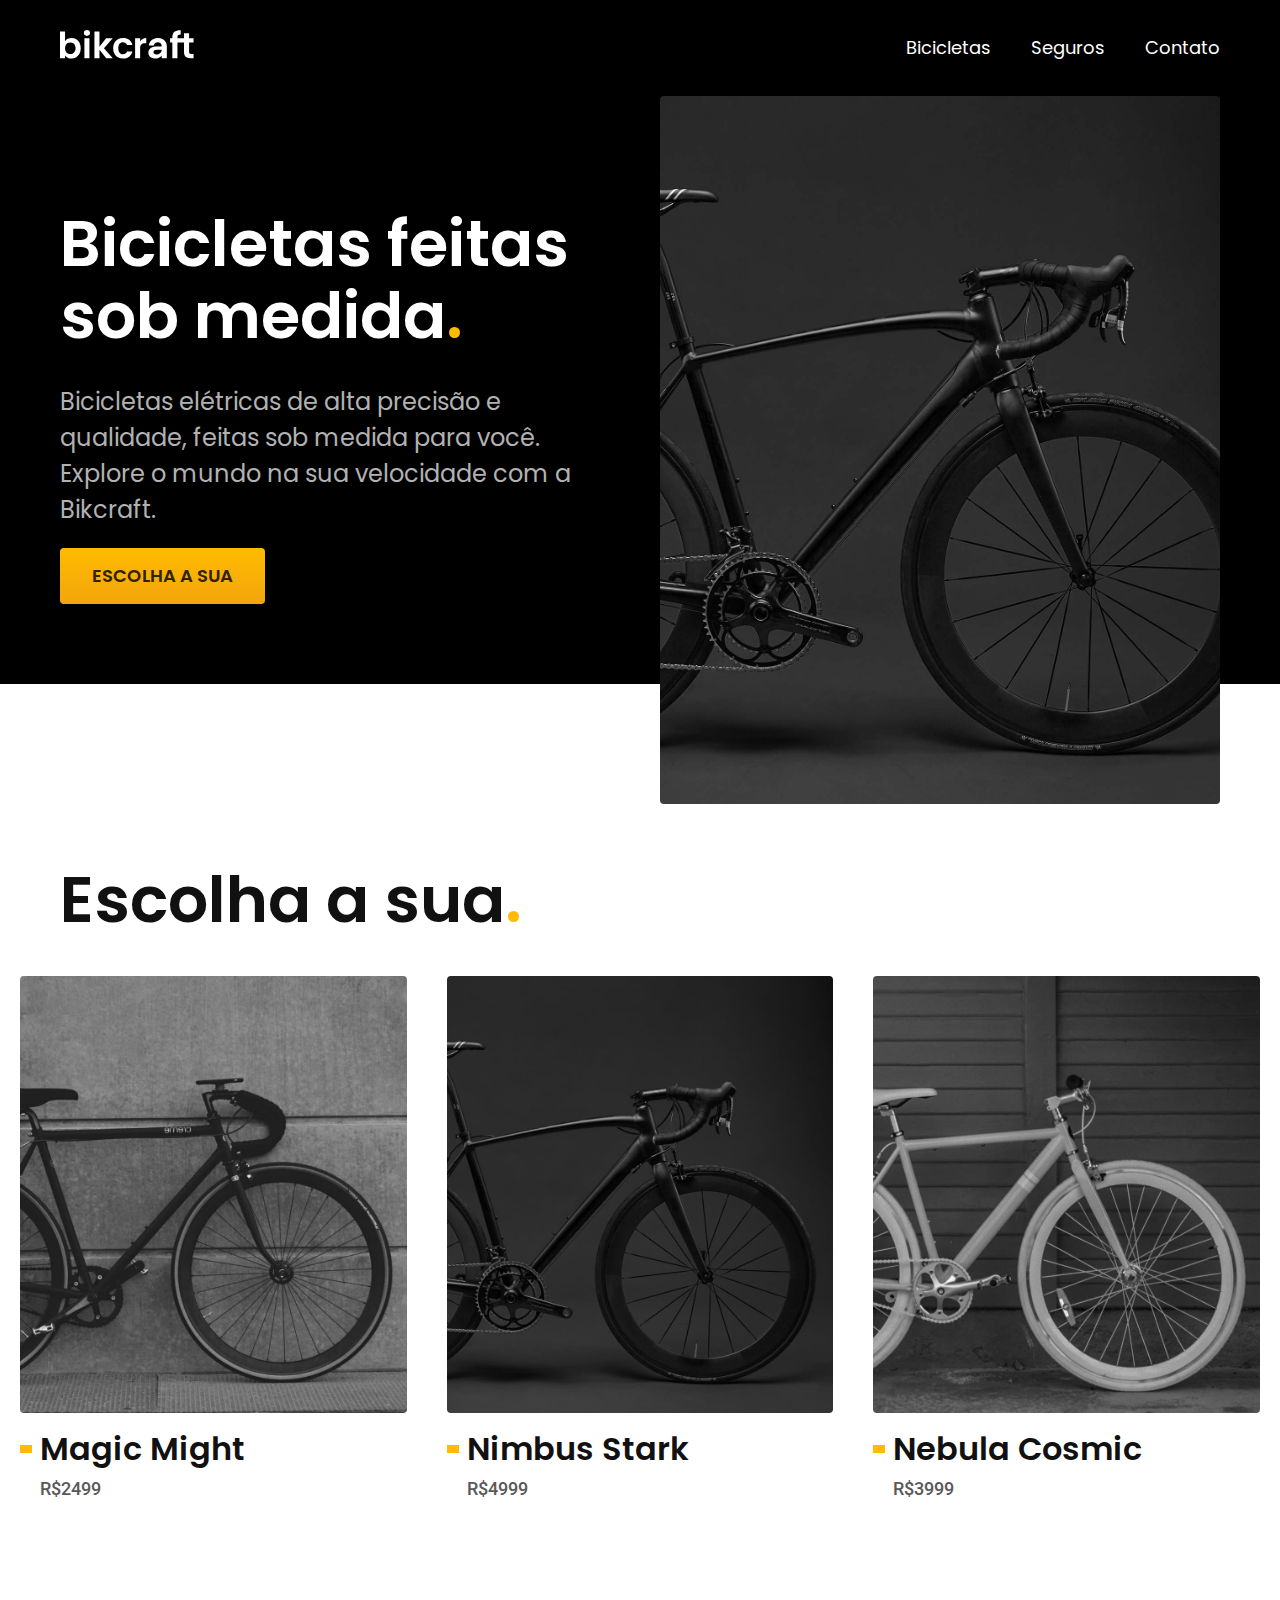
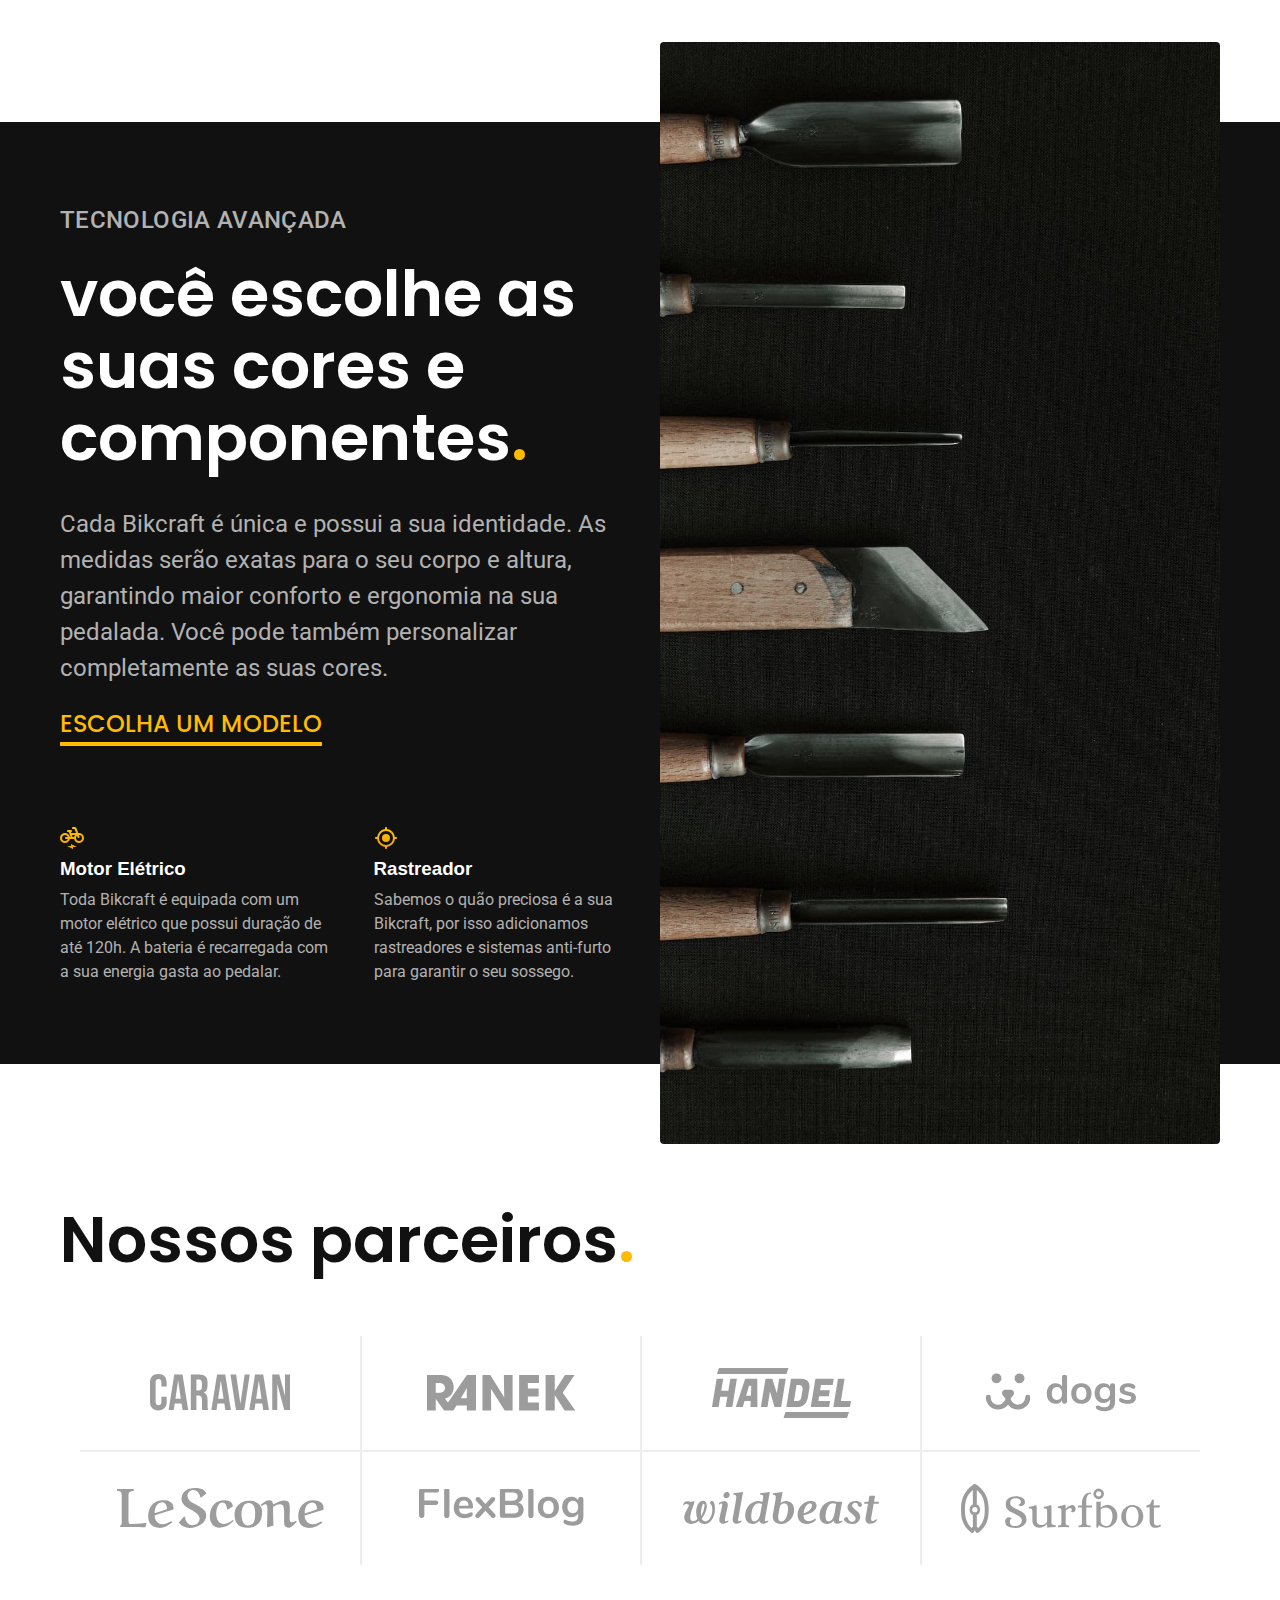
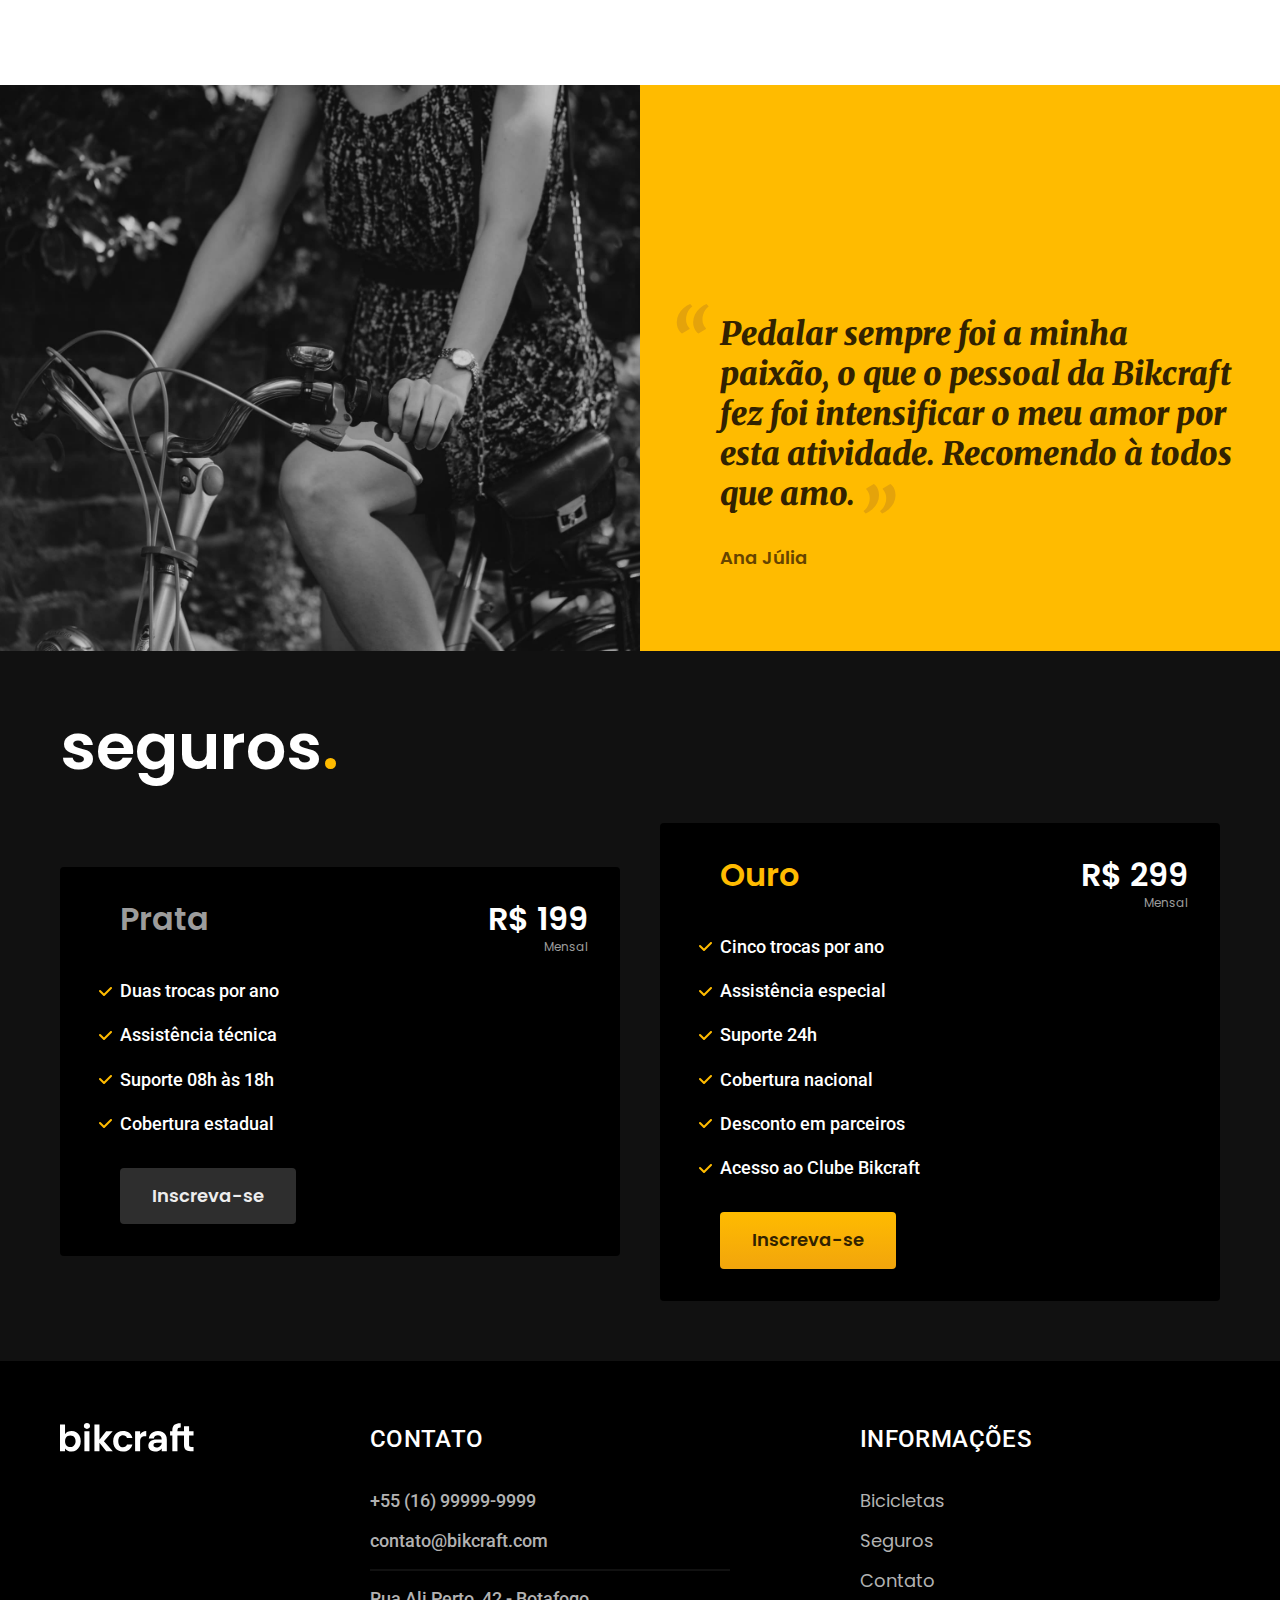
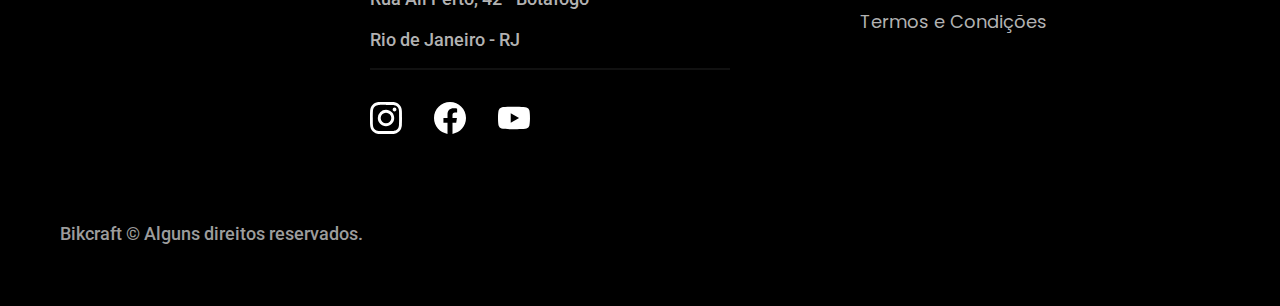
<file: index.html>
<!DOCTYPE html>
<html lang="pt-br">
<head>
    <meta charset="UTF-8">
    <meta http-equiv="X-UA-Compatible" content="IE=edge">
    <meta name="viewport" content="width=device-width, initial-scale=1.0">
    <meta name="description" content="Bicicletas elétricas de alta precisão e qualidade, feitas sob medida para você. Explore o mundo na sua velocidade com a Bikcraft.">
    <link rel="preconnect" href="https://fonts.googleapis.com">
    <link rel="preconnect" href="https://fonts.gstatic.com" crossorigin>
    <link href="https://fonts.googleapis.com/css2?family=Merriweather:ital,wght@1,900&family=Poppins:wght@400;600&family=Roboto:wght@400;500&display=swap" rel="stylesheet">
    <title>Bikcraft - Bicicletas Elétricas</title>
    <link rel="stylesheet" href="./css/style.css">
</head>
<body>
    <header class="header-bg">
        <div class="header container">
            <a href="./">
                <img src="./img/bikcraft.svg" alt="Bikcraft">
            </a>
            <nav aria-label="Primaria">
                <ul class="header-menu font-1-m cor-0">
                    <li><a href="./bicicletas.html">Bicicletas</a></li>
                    <li><a href="./seguros.html">Seguros</a></li>
                    <li><a href="./contatos.html">Contato</a></li>
                </ul>
            </nav>
        </div>
    </header>
    <main class="introducao-bg">
        <div class="introducao container">
            <div class="introducao-conteudo">
                <h1 class="font-1-xxl cor-0">Bicicletas feitas sob medida<span class="cor-p1">.</span></h1>
                <p class="font-1-l cor-5" >Bicicletas elétricas de alta precisão e qualidade, feitas sob medida para você. Explore o mundo na sua velocidade com a Bikcraft.</p>
                <a class="botao" href="./bicicletas">ESCOLHA A SUA</a>
            </div>
            <div>
            <img src="./img/fotos/introducao.jpg" alt="Bicicleta elétrica preta">
            </div>
        </div>
    </main>
    <article class="bicicletas-lista">
        <h2 class="font-1-xxl container">Escolha a sua<span class="cor-p1">.</span></h2>
        <ul>
            <li>
                <a href="./bicicletas/magic.html">
                    <img src="./img/bicicletas/magic-home.jpg" alt="Bicicleta preta">
                    <h3 class="font-1-xl">Magic Might</h3>
                    <span class="font-2-m cor-8">R$2499</span>
                </a>
            </li>
            <li>
                <a href="./bicicletas/nimbus.html">
                    <img src="./img/bicicletas/nimbus-home.jpg" alt="Bicicleta preta">
                    <h3 class="font-1-xl">Nimbus Stark</h3>
                    <span class="font-2-m cor-8">R$4999</span>
                </a>
            </li>
            <li>
                <a href="./bicicletas/nebula.html">
                    <img src="./img/bicicletas/nebula-home.jpg" alt="Bicicleta preta">
                    <h3 class="font-1-xl">Nebula Cosmic</h3>
                    <span class="font-2-m cor-8">R$3999</span>
                </a>
            </li>
        </ul>
    </article>

    <article class="tecnologia-bg">

        <div class="tecnologia container">

            <div class="tecnologia-conteudo">

                <span class="font-2-l-b cor-5">TECNOLOGIA AVANÇADA</span>
                <h2 class="font-1-xxl cor-0">você escolhe as suas cores e componentes<span class="cor-p1">.</span></h2>
                <p class="font-2-l cor-5">Cada Bikcraft é única e possui a sua identidade. As medidas serão exatas para o seu corpo e altura, garantindo maior conforto e ergonomia na sua pedalada. Você pode também personalizar completamente as suas cores.</p>
                <a class="link" href="./bicicletas.html">ESCOLHA UM MODELO</a>
                <div class="tecnologia-vantagens">
                    <div>
                        <img src="./img/icones/eletrica.svg" alt="">
                        <h3 class="1-m cor-0">Motor Elétrico</h3>
                        <p class="font-2-s cor-5">Toda Bikcraft é equipada com um motor elétrico que possui duração de até 120h. A bateria é recarregada com a sua energia gasta ao pedalar.</p>
                    </div>

                    <div>
                        <img src="./img/icones/rastreador.svg" alt="">
                        <h3 class="1-m cor-0">Rastreador</h3>
                        <p class="font-2-s cor-5">Sabemos o quão preciosa é a sua Bikcraft, por isso adicionamos rastreadores e sistemas anti-furto para garantir o seu sossego.</p>
                    </div>
                </div>
            </div>

            <div class="tecnologia-imagem">
                <img src="./img/fotos/tecnologia.jpg" alt="tecnologia">
            </div>
        </div>

    </article>

    <section class="parceiros container" aria-label="Nossos parceiros">
            <h2 class="font-1-xxl">Nossos parceiros<span class="cor-p1">.</span></h2>

            <ul>
                <li><img src="./img/parceiros/caravan.svg" alt="caravan"></li>
                <li><img src="./img/parceiros/ranek.svg" alt="ranek"></li>
                <li><img src="./img/parceiros/handel.svg" alt="handel"></li>
                <li><img src="./img/parceiros/dogs.svg" alt="dogs"></li>
                <li><img src="./img/parceiros/lescone.svg" alt="lescone"></li>
                <li><img src="./img/parceiros/flexblog.svg" alt="flexblog"></li>
                <li><img src="./img/parceiros/wildbeast.svg" alt="wildbeast"></li>
                <li><img src="./img/parceiros/surfbot.svg" alt="surfbot"></li>
            </ul>
    </section>
    <section class="depoimento" aria-label="Depoimento">
        <div>
            <img src="./img/fotos/depoimento.jpg" alt="Pessoa pedalando uma Bicicleta Bikcraft">
        </div>
        <div class="depoimento-conteudo">
            <blockquote  class="font-1-xl cor-p5">
                <p>Pedalar sempre foi a minha paixão, o que o pessoal da Bikcraft fez foi intensificar o meu amor por esta atividade. Recomendo à todos que amo.</p>
            </blockquote>
            <span class="font-1-m-b cor-p4">Ana Júlia</span>
        </div>
    </section>
    
    <article class="seguros-bg">
        <div class="seguros container">
            <h2 class="font-1-xxl cor-0">seguros<span class="cor-p1">.</span></h2>
            <div class="seguros-item">
                <h3 class="font-1-xl cor-6">Prata</h3>
                <span class="font-1-xl cor-0">R$ 199 <span class="font-1-xs cor-6">Mensal</span></span>
                <ul class="font-2-m cor-0">
                    <li>Duas trocas por ano</li>
                    <li>Assistência técnica</li>
                    <li>Suporte 08h às 18h</li>
                    <li>Cobertura estadual</li>
                </ul>
                <a class="botao secundario" href="./orcamento.html">Inscreva-se</a>
            </div>
            <div class="seguros-item">
                <h3 class="font-1-xl cor-p1">Ouro</h3>
                <span class="font-1-xl cor-0">R$ 299 <span class="font-1-xs cor-6">Mensal</span></span>
                <ul class="font-2-m cor-0">
                    <li>Cinco trocas por ano</li>
                    <li>Assistência especial</li>
                    <li>Suporte 24h</li>
                    <li>Cobertura nacional</li>
                    <li>Desconto em parceiros</li>
                    <li>Acesso ao Clube Bikcraft</li>
                </ul>
                <a class="botao" href="./orcamento.html">Inscreva-se</a>
            </div>
        </div>
    </article>
    <footer class="footer-bg">
        <div class="footer container">
            <img src="./img/bikcraft.svg" alt="Bikecraft">
            <div class="footer-contato">
                <h3 class="font-2-l-b cor-0">Contato</h3>
                <ul class="cor-5 font-2-m">
                    <li><a href="tel:+5516999999999">+55 (16) 99999-9999</a></li>
                    <li><a href="mailto:contato@bikcraft.com">contato@bikcraft.com</a></li>
                    <li>Rua Ali Perto, 42 - Botafogo</li>
                    <li>Rio de Janeiro - RJ</li>
                </ul>
                <div class="footer-redes">
                    <a href="./">
                        <img src="./img/redes/instagram.svg" alt="instagram">
                    </a>
                    <a href="./">
                        <img src="./img/redes/facebook.svg" alt="facebook">
                    </a>
                    <a href="./">
                        <img src="./img/redes/youtube.svg" alt="youtube">
                    </a>
                </div>
            </div>
            <div class="footer-informacoes">
                <h3 class="font-2-l-b cor-0">Informações</h3>
                <ul class="cor-5 font-1-m">
                    <li><a href="./bicicletas.html">Bicicletas</a></li>
                    <li><a href="./seguros.html">Seguros</a></li>
                    <li><a href="./contato.html">Contato</a></li>
                    <li><a href="./termos.html">Termos e Condições</a></li>
                </ul>
            </div>
            <p class="footer-copy font-2-m cor-6">Bikcraft © Alguns direitos reservados.</p>
        </div>
    </footer>
</body>
</html>
</file>
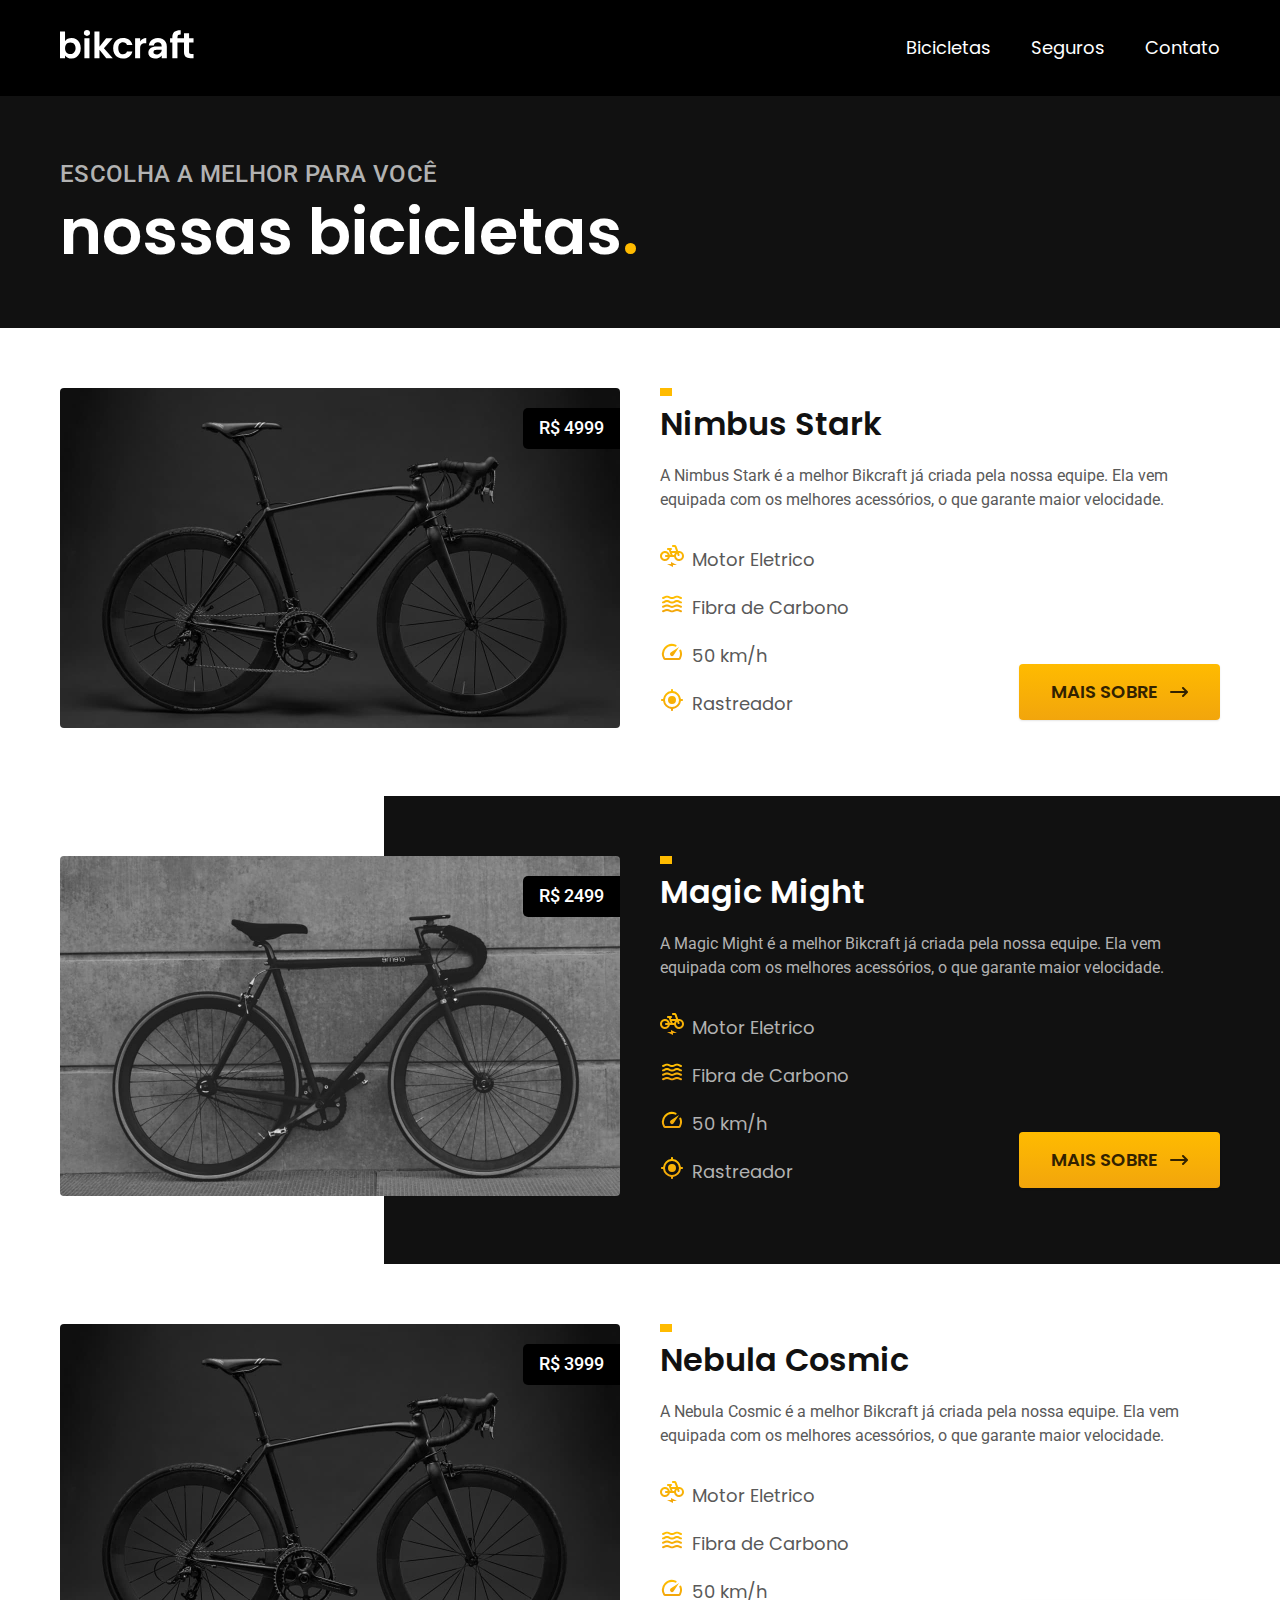
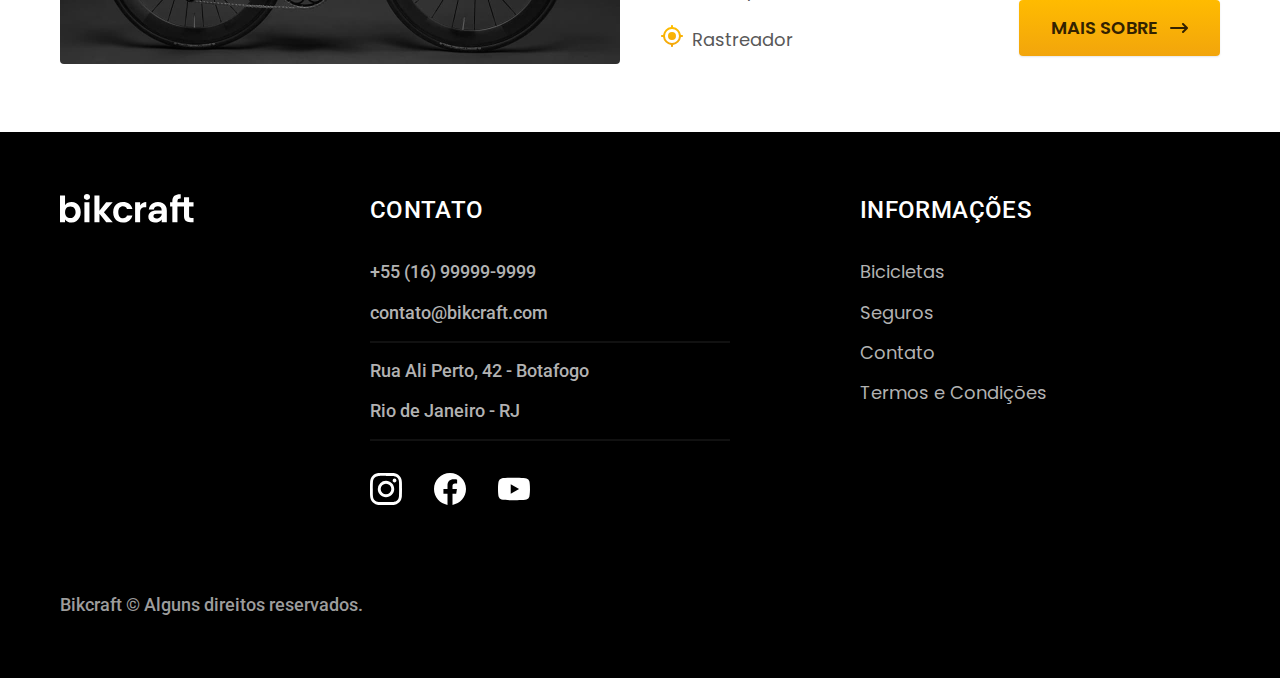
<file: bicicletas.html>
<!DOCTYPE html>
<html lang="pt-br">
<head>
    <meta charset="UTF-8">
    <meta http-equiv="X-UA-Compatible" content="IE=edge">
    <meta name="viewport" content="width=device-width, initial-scale=1.0">
    <meta name="description" content="Termos e Condições Bikcraft.">
    <link rel="preconnect" href="https://fonts.googleapis.com">
    <link rel="preconnect" href="https://fonts.gstatic.com" crossorigin>
    <link href="https://fonts.googleapis.com/css2?family=Merriweather:ital,wght@1,900&family=Poppins:wght@400;600&family=Roboto:wght@400;500&display=swap" rel="stylesheet">
    <title>Termos e Condições - Bicicletas Elétricas</title>
    <link rel="stylesheet" href="./css/style.css">
</head>
<body id="bicicletas">
    <header class="header-bg">
        <div class="header container">
            <a href="./">
                <img src="./img/bikcraft.svg" alt="Bikcraft">
            </a>
            <nav aria-label="Primaria">
                <ul class="header-menu font-1-m cor-0">
                    <li><a href="./bicicletas.html">Bicicletas</a></li>
                    <li><a href="./seguros.html">Seguros</a></li>
                    <li><a href="./contatos.html">Contato</a></li>
                </ul>
            </nav>
        </div>
    </header>
    <main>
        <div class="titulo-bg">
            <div class="titulo container">
                <p class="font-2-l-b cor-5">ESCOLHA A MELHOR PARA VOCÊ</p>
                <h1 class="font-1-xxl cor-0">nossas bicicletas<span class="cor-p1">.</span></h1>
            </div>
        </div>

        <div class="bicicletas-bg">
            <div class="bicicletas container">

                <div class="bicicletas-imagem">
                    <img src="./img/bicicletas/nimbus.jpg" alt="Bicicleta preta">
                    <span class="font-2-m cor-0">R$ 4999</span>
                </div>

                <div class="bicicletas-conteudo">
                    <h2 class="font-1-xl">Nimbus Stark</h2>
                    <p class="font-2-s cor-8">A Nimbus Stark é a melhor Bikcraft já criada pela nossa equipe. Ela vem equipada com os melhores acessórios, o que garante maior velocidade.</p>
                    <ul class="font-1-m cor-8">
                        <li>
                            <img src="./img/icones/eletrica.svg" alt="">Motor Eletrico
                        </li>
                        <li><img src="./img/icones/carbono.svg" alt="">Fibra de Carbono</li>
                        <li><img src="./img/icones/velocidade.svg" alt="">50 km/h</li>
                        <li><img src="./img/icones/rastreador.svg" alt="">Rastreador</li>
                    </ul>
                    <a class="botao seta" href="./bicicletas/nimbus.html">MAIS SOBRE</a>
                </div>
            </div>
        </div>

        <div class="bicicletas-bg">
            <div class="bicicletas container">

                <div class="bicicletas-imagem">
                    <img src="./img/bicicletas/magic.jpg" alt="Bicicleta preta">
                    <span class="font-2-m cor-0">R$ 2499</span>
                </div>

                <div class="bicicletas-conteudo">
                    <h2 class="font-1-xl cor-0">Magic Might</h2>
                    <p class="font-2-s cor-5">A Magic Might é a melhor Bikcraft já criada pela nossa equipe. Ela vem equipada com os melhores acessórios, o que garante maior velocidade.</p>
                    <ul class="font-1-m cor-5">
                        <li><img src="./img/icones/eletrica.svg" alt="">Motor Eletrico</li>
                        <li><img src="./img/icones/carbono.svg" alt="">Fibra de Carbono</li>
                        <li><img src="./img/icones/velocidade.svg" alt="">50 km/h</li>
                        <li><img src="./img/icones/rastreador.svg" alt="">Rastreador</li>
                    </ul>
                    <a class="botao seta" href="./bicicletas/magic.html">MAIS SOBRE</a>
                </div>
            </div>
        </div>

        <div class="bicicletas-bg">
            <div class="bicicletas container">

                <div class="bicicletas-imagem">
                    <img src="./img/bicicletas/nimbus.jpg" alt="Bicicleta preta">
                    <span class="font-2-m cor-0">R$ 3999</span>
                </div>

                <div class="bicicletas-conteudo">
                    <h2 class="font-1-xl">Nebula Cosmic</h2>
                    <p class="font-2-s cor-8">A Nebula Cosmic é a melhor Bikcraft já criada pela nossa equipe. Ela vem equipada com os melhores acessórios, o que garante maior velocidade.</p>
                    <ul class="font-1-m cor-8">
                        <li><img src="./img/icones/eletrica.svg" alt="">Motor Eletrico</li>
                        <li><img src="./img/icones/carbono.svg" alt="">Fibra de Carbono</li>
                        <li><img src="./img/icones/velocidade.svg" alt="">50 km/h</li>
                        <li><img src="./img/icones/rastreador.svg" alt="">Rastreador</li>
                    </ul>
                    <a class="botao seta" href="./bicicletas/nebula.html">MAIS SOBRE</a>
                </div>
            </div>
        </div>

    </main>
    <footer class="footer-bg">
        <div class="footer container">
            <img src="./img/bikcraft.svg" alt="Bikecraft">
            <div class="footer-contato">
                <h3 class="font-2-l-b cor-0">Contato</h3>
                <ul class="cor-5 font-2-m">
                    <li><a href="tel:+5516999999999">+55 (16) 99999-9999</a></li>
                    <li><a href="mailto:contato@bikcraft.com">contato@bikcraft.com</a></li>
                    <li>Rua Ali Perto, 42 - Botafogo</li>
                    <li>Rio de Janeiro - RJ</li>
                </ul>
                <div class="footer-redes">
                    <a href="./">
                        <img src="./img/redes/instagram.svg" alt="instagram">
                    </a>
                    <a href="./">
                        <img src="./img/redes/facebook.svg" alt="facebook">
                    </a>
                    <a href="./">
                        <img src="./img/redes/youtube.svg" alt="youtube">
                    </a>
                </div>
            </div>
            <div class="footer-informacoes">
                <h3 class="font-2-l-b cor-0">Informações</h3>
                <ul class="cor-5 font-1-m">
                    <li><a href="./bicicletas.html">Bicicletas</a></li>
                    <li><a href="./seguros.html">Seguros</a></li>
                    <li><a href="./contato.html">Contato</a></li>
                    <li><a href="./termos.html">Termos e Condições</a></li>
                </ul>
            </div>
            <p class="footer-copy font-2-m cor-6">Bikcraft © Alguns direitos reservados.</p>
        </div>
    </footer>
</body>
</html>
</file>
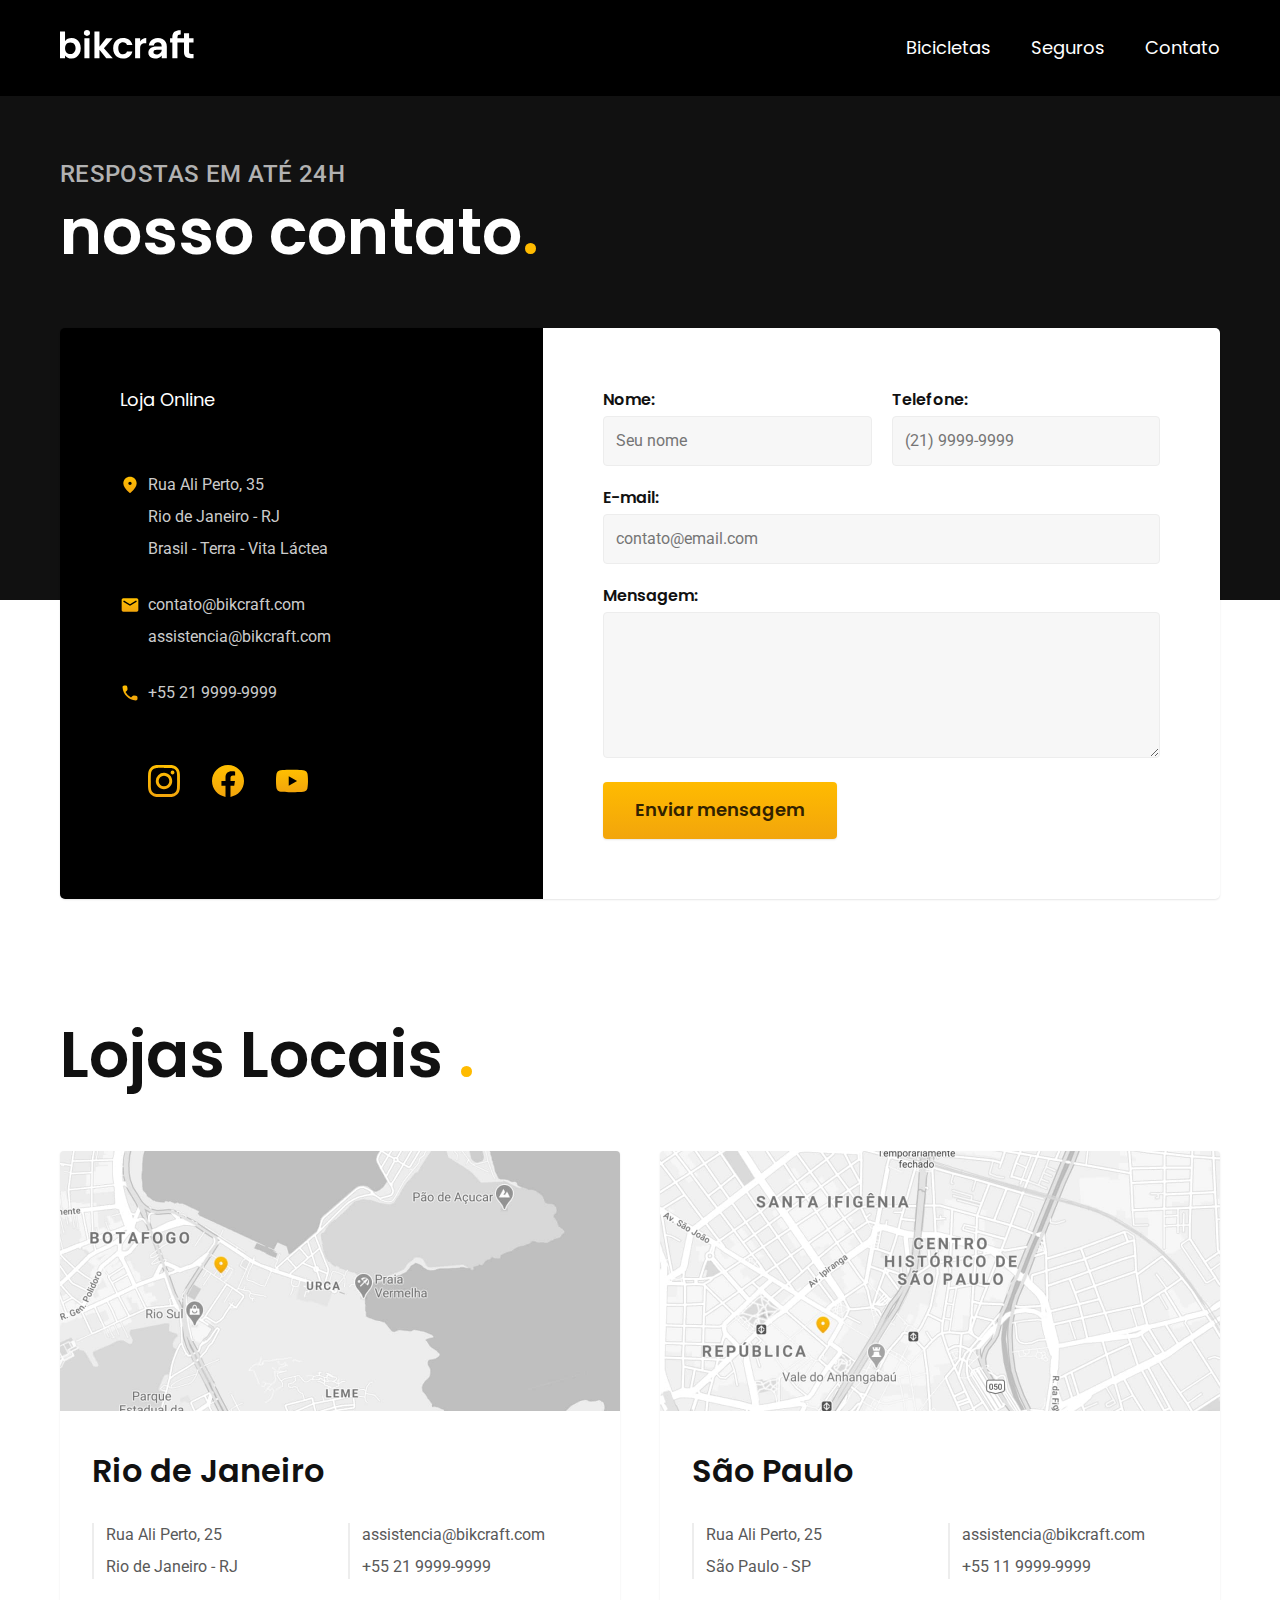
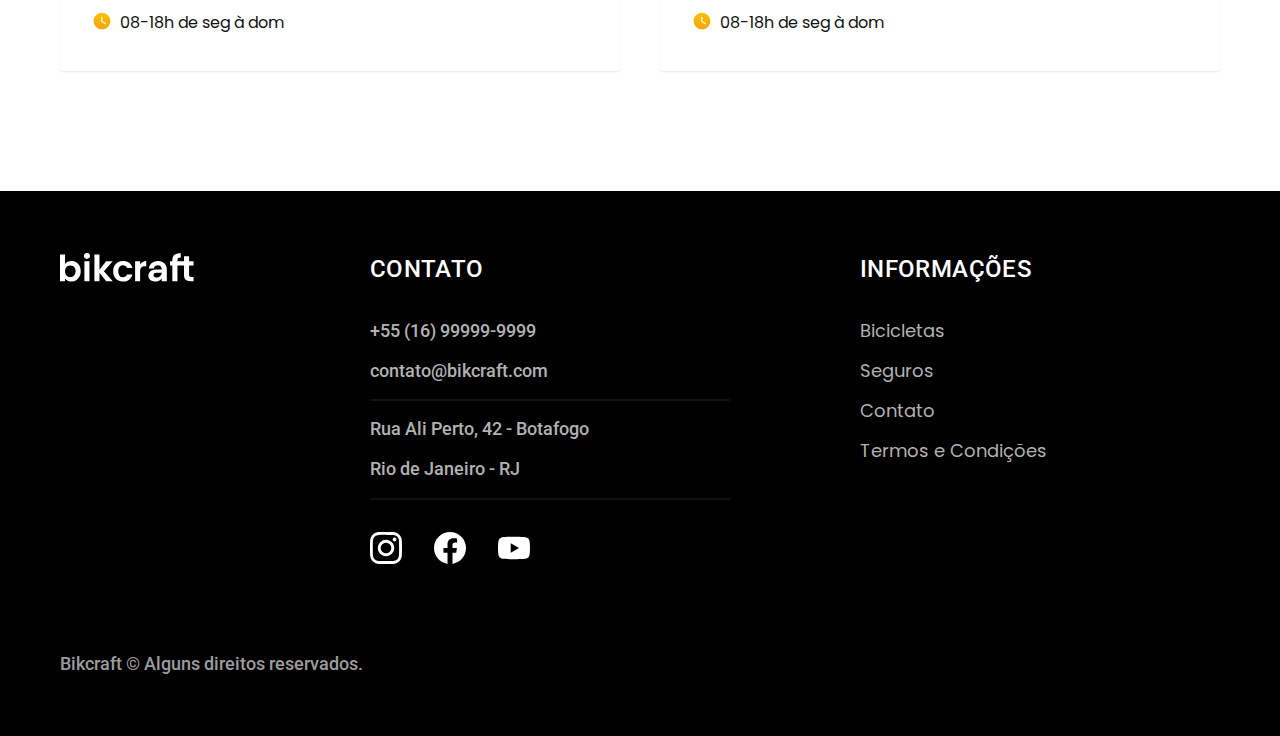
<file: contatos.html>
<!DOCTYPE html>
<html lang="pt-br">
<head>
    <meta charset="UTF-8">
    <meta http-equiv="X-UA-Compatible" content="IE=edge">
    <meta name="viewport" content="width=device-width, initial-scale=1.0">
    <meta name="description" content="Contato Bikcraft.">
    <link rel="preconnect" href="https://fonts.googleapis.com">
    <link rel="preconnect" href="https://fonts.gstatic.com" crossorigin>
    <link href="https://fonts.googleapis.com/css2?family=Merriweather:ital,wght@1,900&family=Poppins:wght@400;600&family=Roboto:wght@400;500&display=swap" rel="stylesheet">
    <title>Contato - Bikecraft</title>
    <link rel="stylesheet" href="./css/style.css">
</head>
<body id="contato">
    <header class="header-bg">
        <div class="header container">
            <a href="./">
                <img src="./img/bikcraft.svg" alt="Bikcraft">
            </a>
            <nav aria-label="Primaria">
                <ul class="header-menu font-1-m cor-0">
                    <li><a href="./bicicletas.html">Bicicletas</a></li>
                    <li><a href="./seguros.html">Seguros</a></li>
                    <li><a href="./contatos.html">Contato</a></li>
                </ul>
            </nav>
        </div>
    </header>
    <main>
        <div class="titulo-bg">
            <div class="titulo container">
                <p class="font-2-l-b cor-5">RESPOSTAS EM ATÉ 24H</p>
                <h1 class="font-1-xxl cor-0">nosso contato<span class="cor-p1">.</span></h1>
            </div>
        </div>
            <div class="contato container">
                <section class="contato-dados" aria-label="Endereço">
                    <h2 class="font-1-m cor-0">Loja Online</h2>
                    <div class="contato-endereco font-2-s cor-4">
                        <p>Rua Ali Perto, 35</p>
                        <p>Rio de Janeiro - RJ</p>
                        <p>Brasil - Terra - Vita Láctea</p>
                    </div>
                    <address class="contato-meios font-2-s cor-4">
                        <a href="mailto:contato@bikcraft.com">contato@bikcraft.com</a>
                        <a href="mailto:assistencia@bikcraft.com">assistencia@bikcraft.com</a>
                        <a href="tel:+552199999999">+55 21 9999-9999</a>
                    </address>
                    <div class="contato-redes">
                        <a href="./">
                            <img src="./img/redes/instagram-p.svg" alt="instagram">
                        </a>
                        <a href="./">
                            <img src="./img/redes/facebook-p.svg" alt="facebook">
                        </a>
                        <a href="./">
                            <img src="./img/redes/youtube-p.svg" alt="youtube">
                        </a>
                    </div>
                </section>
                <section aria-label="Formulario" class="contato-formulario">
                    <form class="form" action="./contatos.html">
                        <div>
                            <label for="nome">Nome:</label>
                                <input type="text" id="nome" name="nome" placeholder="Seu nome">
                            </label>
                        </div>
                        <div>
                            <label for="telefone">Telefone:</label>
                                <input type="text" id="telefone" name="telefone" placeholder="(21) 9999-9999">
                            </label>
                        </div>
                        <div class="col-2">
                            <label for="email">E-mail:</label>
                                <input type="email" name="email" id="email" placeholder="contato@email.com">
                            </label>
                        </div>
                        <div class="col-2">
                            <label for="mensagem">Mensagem:</label>
                                <textarea name="mensagem" id="mensagem" cols="30" rows="5" placeholder="O que você precisa?">
                                </textarea>
                            </label>
                        </div>
                        <div>
                            <button class="botao col-2">Enviar mensagem</button>
                        </div>
                    </form>
                </section>
            </div>
    </main>
    <article class="lojas container">
        <h2 class="font-1-xxl">Lojas Locais <span class="cor-p1">.</span></h2>
        <div class="lojas-item">
            <img src="./img/lojas/rj.jpg" alt="Mapa com a localização de uma das nossas lojas">
            <div class="lojas-conteudo">
                <h3 class="font-1-xl">Rio de Janeiro</h3>
                <div class="lojas-dados font-2-s cor-8">
                    <p>Rua Ali Perto, 25</p>
                    <p>Rio de Janeiro - RJ</p>
                </div>
                <div class="lojas-dados font-2-s cor-8">
                    <a href="mailto:sp@bikcraft.com">assistencia@bikcraft.com</a>
                    <a href="tel:+551199999999">+55 21 9999-9999</a>
                </div>
                <p class="lojas-tempo font-1-s"><img src="./img/icones/horario.svg" alt="">08-18h de seg à dom</p>
            </div>
        </div>
        <div class="lojas-item">
                <img src="./img/lojas/sp.jpg" alt="Mapa com a localização de uma das nossas lojas">
                <div class="lojas-conteudo">
                    <h3 class="font-1-xl">São Paulo</h3>
                    <div class="lojas-dados font-2-s cor-8">
                        <p>Rua Ali Perto, 25</p>
                        <p>São Paulo - SP</p>
                    </div>
                    <div class="lojas-dados font-2-s cor-8">
                        <a href="mailto:sp@bikcraft.com">assistencia@bikcraft.com</a>
                        <a href="tel:+551199999999">+55 11 9999-9999</a>
                    </div>
                    <p class="lojas-tempo font-1-s"><img src="./img/icones/horario.svg" alt="">08-18h de seg à dom</p>
                </div>
        </div>
        </div>
    </article>
    <footer class="footer-bg">
        <div class="footer container">
            <img src="./img/bikcraft.svg" alt="Bikecraft">
            <div class="footer-contato">
                <h3 class="font-2-l-b cor-0">Contato</h3>
                <ul class="cor-5 font-2-m">
                    <li><a href="tel:+5516999999999">+55 (16) 99999-9999</a></li>
                    <li><a href="mailto:contato@bikcraft.com">contato@bikcraft.com</a></li>
                    <li>Rua Ali Perto, 42 - Botafogo</li>
                    <li>Rio de Janeiro - RJ</li>
                </ul>
                <div class="footer-redes">
                    <a href="./">
                        <img src="./img/redes/instagram.svg" alt="instagram">
                    </a>
                    <a href="./">
                        <img src="./img/redes/facebook.svg" alt="facebook">
                    </a>
                    <a href="./">
                        <img src="./img/redes/youtube.svg" alt="youtube">
                    </a>
                </div>
            </div>
            <div class="footer-informacoes">
                <h3 class="font-2-l-b cor-0">Informações</h3>
                <ul class="cor-5 font-1-m">
                    <li><a href="./bicicletas.html">Bicicletas</a></li>
                    <li><a href="./seguros.html">Seguros</a></li>
                    <li><a href="./contato.html">Contato</a></li>
                    <li><a href="./termos.html">Termos e Condições</a></li>
                </ul>
            </div>
            <p class="footer-copy font-2-m cor-6">Bikcraft © Alguns direitos reservados.</p>
        </div>
    </footer>
</body>
</html>
</file>
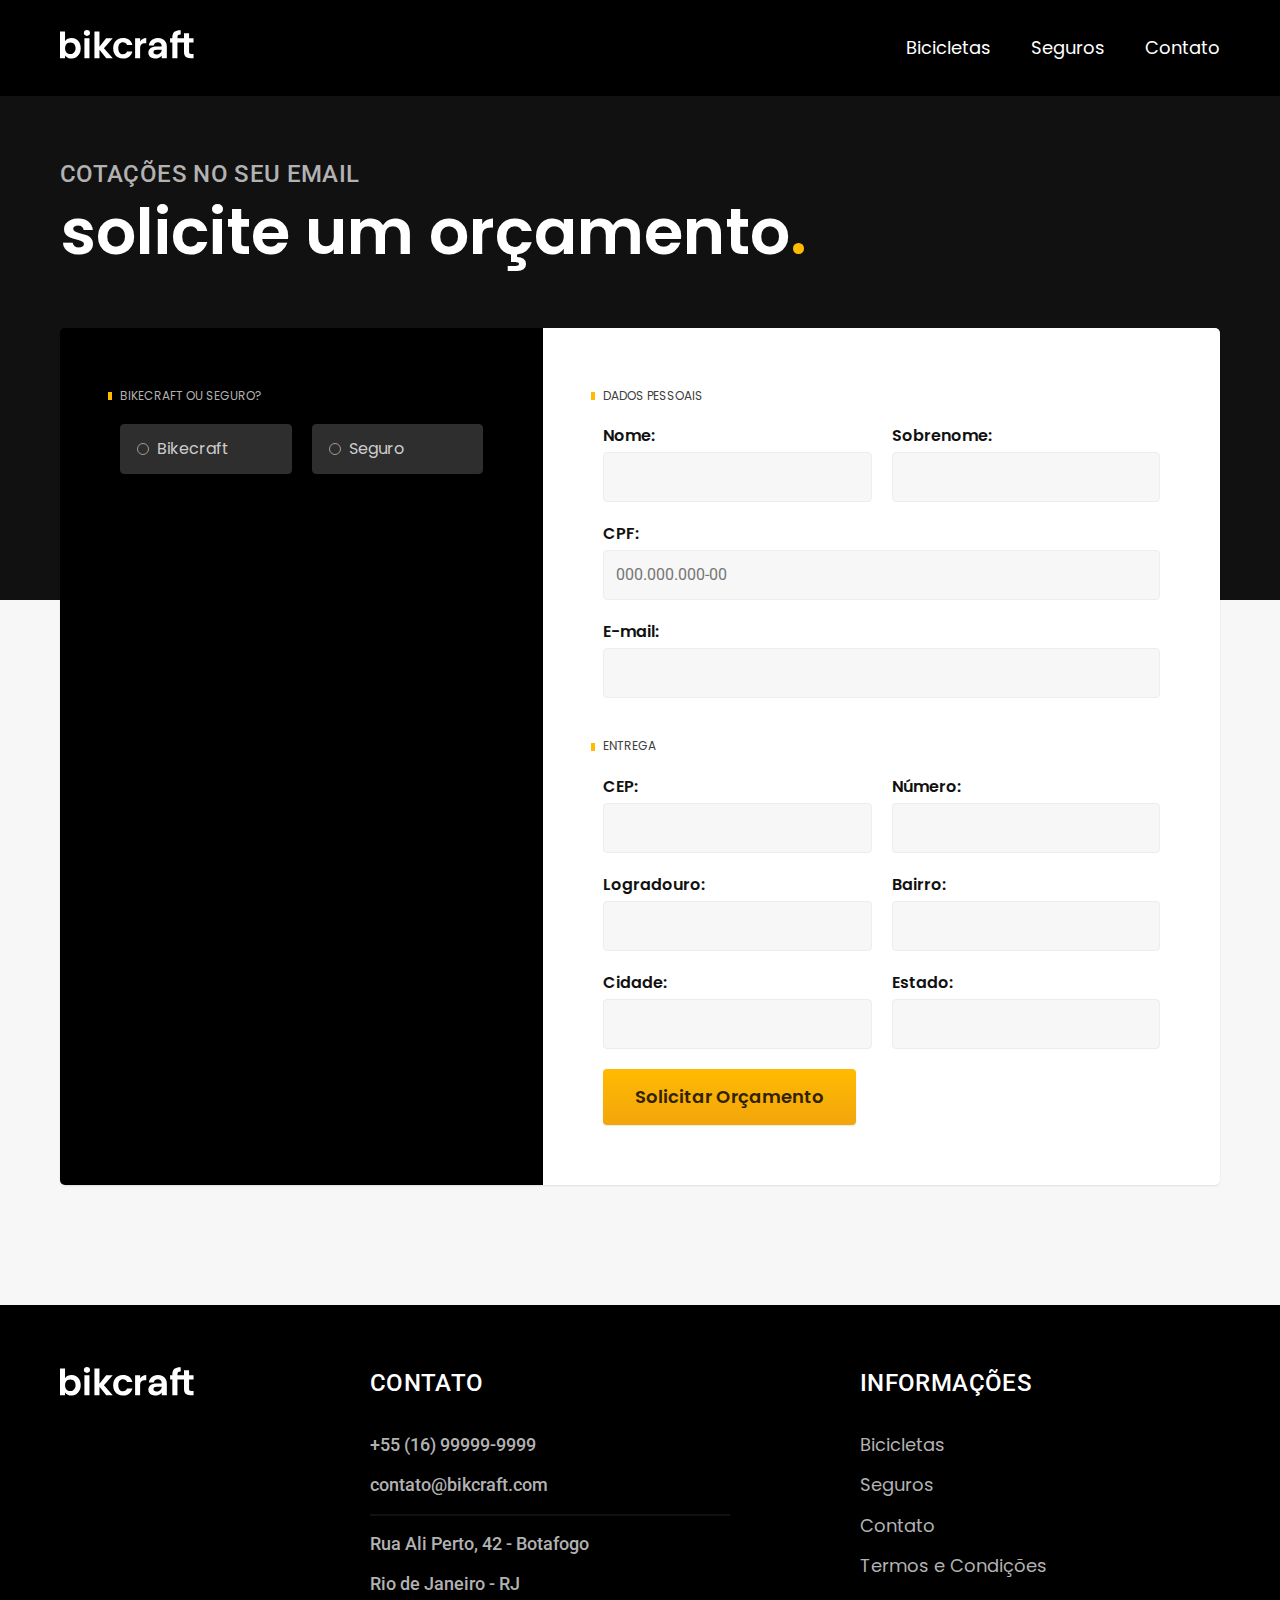
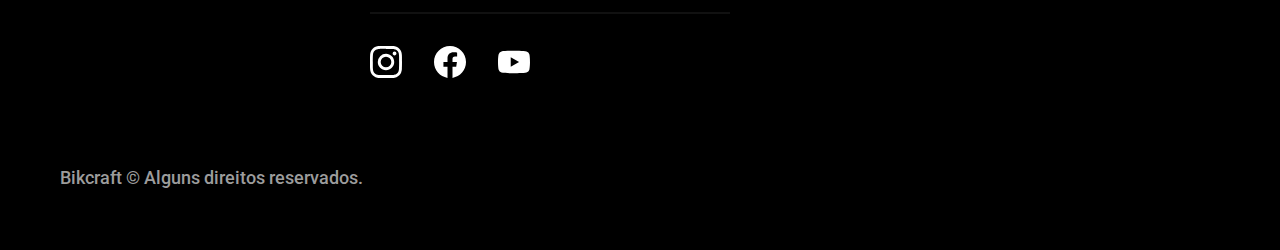
<file: orcamento.html>
<!DOCTYPE html>
<html lang="pt-br">
<head>
    <meta charset="UTF-8">
    <meta http-equiv="X-UA-Compatible" content="IE=edge">
    <meta name="viewport" content="width=device-width, initial-scale=1.0">
    <meta name="description" content="Orçamento Bikcraft.">
    <link rel="preconnect" href="https://fonts.googleapis.com">
    <link rel="preconnect" href="https://fonts.gstatic.com" crossorigin>
    <link href="https://fonts.googleapis.com/css2?family=Merriweather:ital,wght@1,900&family=Poppins:wght@400;600&family=Roboto:wght@400;500&display=swap" rel="stylesheet">
    <title>Orçamento - Bikecraft</title>
    <link rel="stylesheet" href="./css/style.css">
</head>
<body id="orcamento">
    <header class="header-bg">
        <div class="header container">
            <a href="./">
                <img src="./img/bikcraft.svg" alt="Bikcraft">
            </a>
            <nav aria-label="Primaria">
                <ul class="header-menu font-1-m cor-0">
                    <li><a href="./bicicletas.html">Bicicletas</a></li>
                    <li><a href="./seguros.html">Seguros</a></li>
                    <li><a href="./contatos.html">Contato</a></li>
                </ul>
            </nav>
        </div>
    </header>
    <main>
        <div class="titulo-bg">
            <div class="titulo container">
                <p class="font-2-l-b cor-5">COTAÇÕES NO SEU EMAIL</p>
                <h1 class="font-1-xxl cor-0">solicite um orçamento<span class="cor-p1">.</span></h1>
            </div>
        </div>
        <form class="orcamento container" action="./">
            <div class="orcamento-produto">
                <h2 class="font-1-xs cor-5">Bikecraft ou Seguro?</h2>

                <input type="radio" name="tipo" value="bikcraft" id="bikcraft">
                <label for="bikcraft">Bikecraft</label>

                <input type="radio" name="tipo" value="seguro" id="seguro">
                <label for="seguro">Seguro</label>

                <div class="orcamento-conteudo" id="orcamento-bikcraft">
                    <h2 class="font-1-xs cor-5">Escolha a sua (Bikcraft)</h2>
                    
                    <input type="radio" name="produto" value="nimbus" id="nimbus">
                    <label for="nimbus">Nimbus Stark <span>R$ 4999</span></label>
                    <div class="orcamento-detalhes">
                        <ul class="font-1-xs cor-8">
                            <li><img src="./img/icones/eletrica.svg" alt="">Motor Elétrico</li>
                            <li><img src="./img/icones/carbono.svg" alt="">Fibra de Carbono</li>
                            <li><img src="./img/icones/velocidade.svg" alt="">50 km/h</li>
                            <li><img src="./img/icones/rastreador.svg" alt="">Rastreador</li>
                        </ul>
                        <img src="./img/bicicletas/nimbus.jpg" alt="Bicicletas">
                    </div>
                    <input type="radio" name="produto" value="magic" id="magic">
                    <label for="magic">Magic Might <span>R$ 2499</span></label>
                    <div class="orcamento-detalhes">
                        <ul class="font-1-xs cor-8">
                            <li><img src="./img/icones/eletrica.svg" alt="">Motor Elétrico</li>
                            <li><img src="./img/icones/carbono.svg" alt="">Fibra de Carbono</li>
                            <li><img src="./img/icones/velocidade.svg" alt="">50 km/h</li>
                            <li><img src="./img/icones/rastreador.svg" alt="">Rastreador</li>
                        </ul>
                        <img src="./img/bicicletas/magic.jpg" alt="Bicicletas">
                    </div>
                    <input type="radio" name="produto" value="nebula" id="nebula">
                    <label for="nebula">Nebula Cosmic <span>R$ 3999</span></label>
                    <div class="orcamento-detalhes">
                        <ul class="font-1-xs cor-8">
                            <li><img src="./img/icones/eletrica.svg" alt="">Motor Elétrico</li>
                            <li><img src="./img/icones/carbono.svg" alt="">Fibra de Carbono</li>
                            <li><img src="./img/icones/velocidade.svg" alt="">50 km/h</li>
                            <li><img src="./img/icones/rastreador.svg" alt="">Rastreador</li>
                        </ul>
                        <img src="./img/bicicletas/nebula.jpg" alt="Bicicletas">
                    </div>
                </div>

                <div class="orcamento-conteudo" id="orcamento-seguro">
                    <h2 class="font-1-xs cor-5">Escolha o plano</h2>

                    <input type="radio" name="produto" value="prata" id="prata">
                    <label for="prata">Prata <span>R$ 199</span></label>

                    <input type="radio" name="produto" value="ouro" id="ouro">
                    <label for="ouro">Ouro <span>R$ 199</span></label>
                </div>

            </div>

            <div class="orcamento-dados form">
                <h2 class="font-1-xs cor-9 col-2">DADOS PESSOAIS</h2>

                <div>
                    <label for="nome">Nome:</label>
                        <input type="text" id="nome" name="nome">
                    </label>
                </div>

                <div>
                    <label for="sobrenome">Sobrenome:</label>
                        <input type="text" id="sobrenome" name="sobrenome">
                    </label>
                </div>

                <div class="col-2">
                    <label for="cpf">CPF:</label>
                        <input type="text" id="cpf" name="cpf" placeholder="000.000.000-00">
                    </label>
                </div>

                <div class="col-2">
                    <label for="email">E-mail:</label>
                        <input type="email" name="email" id="email">
                    </label>
                </div>

                <h2 class="font-1-xs cor-9 col-2">ENTREGA</h2>

                <div>
                    <label for="cep">CEP:</label>
                        <input type="text" id="cep" name="cep">
                    </label>
                </div>

                <div>
                    <label for="numero">Número:</label>
                        <input type="text" id="numero" name="numero">
                    </label>
                </div>

                <div>
                    <label for="logradouro">Logradouro:</label>
                        <input type="text" id="logradouro" name="logradouro">
                    </label>
                </div>

                <div>
                    <label for="bairro">Bairro:</label>
                        <input type="text" id="bairro" name="bairro">
                    </label>
                </div>

                <div>
                    <label for="cidade">Cidade:</label>
                        <input type="text" id="cidade" name="cidade">
                    </label>
                </div>

                <div>
                    <label for="estado">Estado:</label>
                        <input type="text" id="estado" name="estado">
                    </label>
                </div>

                <button class="botao">Solicitar Orçamento</button>
            </div>

        </form>
    </main>
    <footer class="footer-bg">
        <div class="footer container">
            <img src="./img/bikcraft.svg" alt="Bikecraft">
            <div class="footer-contato">
                <h3 class="font-2-l-b cor-0">Contato</h3>
                <ul class="cor-5 font-2-m">
                    <li><a href="tel:+5516999999999">+55 (16) 99999-9999</a></li>
                    <li><a href="mailto:contato@bikcraft.com">contato@bikcraft.com</a></li>
                    <li>Rua Ali Perto, 42 - Botafogo</li>
                    <li>Rio de Janeiro - RJ</li>
                </ul>
                <div class="footer-redes">
                    <a href="./">
                        <img src="./img/redes/instagram.svg" alt="instagram">
                    </a>
                    <a href="./">
                        <img src="./img/redes/facebook.svg" alt="facebook">
                    </a>
                    <a href="./">
                        <img src="./img/redes/youtube.svg" alt="youtube">
                    </a>
                </div>
            </div>
            <div class="footer-informacoes">
                <h3 class="font-2-l-b cor-0">Informações</h3>
                <ul class="cor-5 font-1-m">
                    <li><a href="./bicicletas.html">Bicicletas</a></li>
                    <li><a href="./seguros.html">Seguros</a></li>
                    <li><a href="./contato.html">Contato</a></li>
                    <li><a href="./termos.html">Termos e Condições</a></li>
                </ul>
            </div>
            <p class="footer-copy font-2-m cor-6">Bikcraft © Alguns direitos reservados.</p>
        </div>
    </footer>
</body>
</html>
</file>
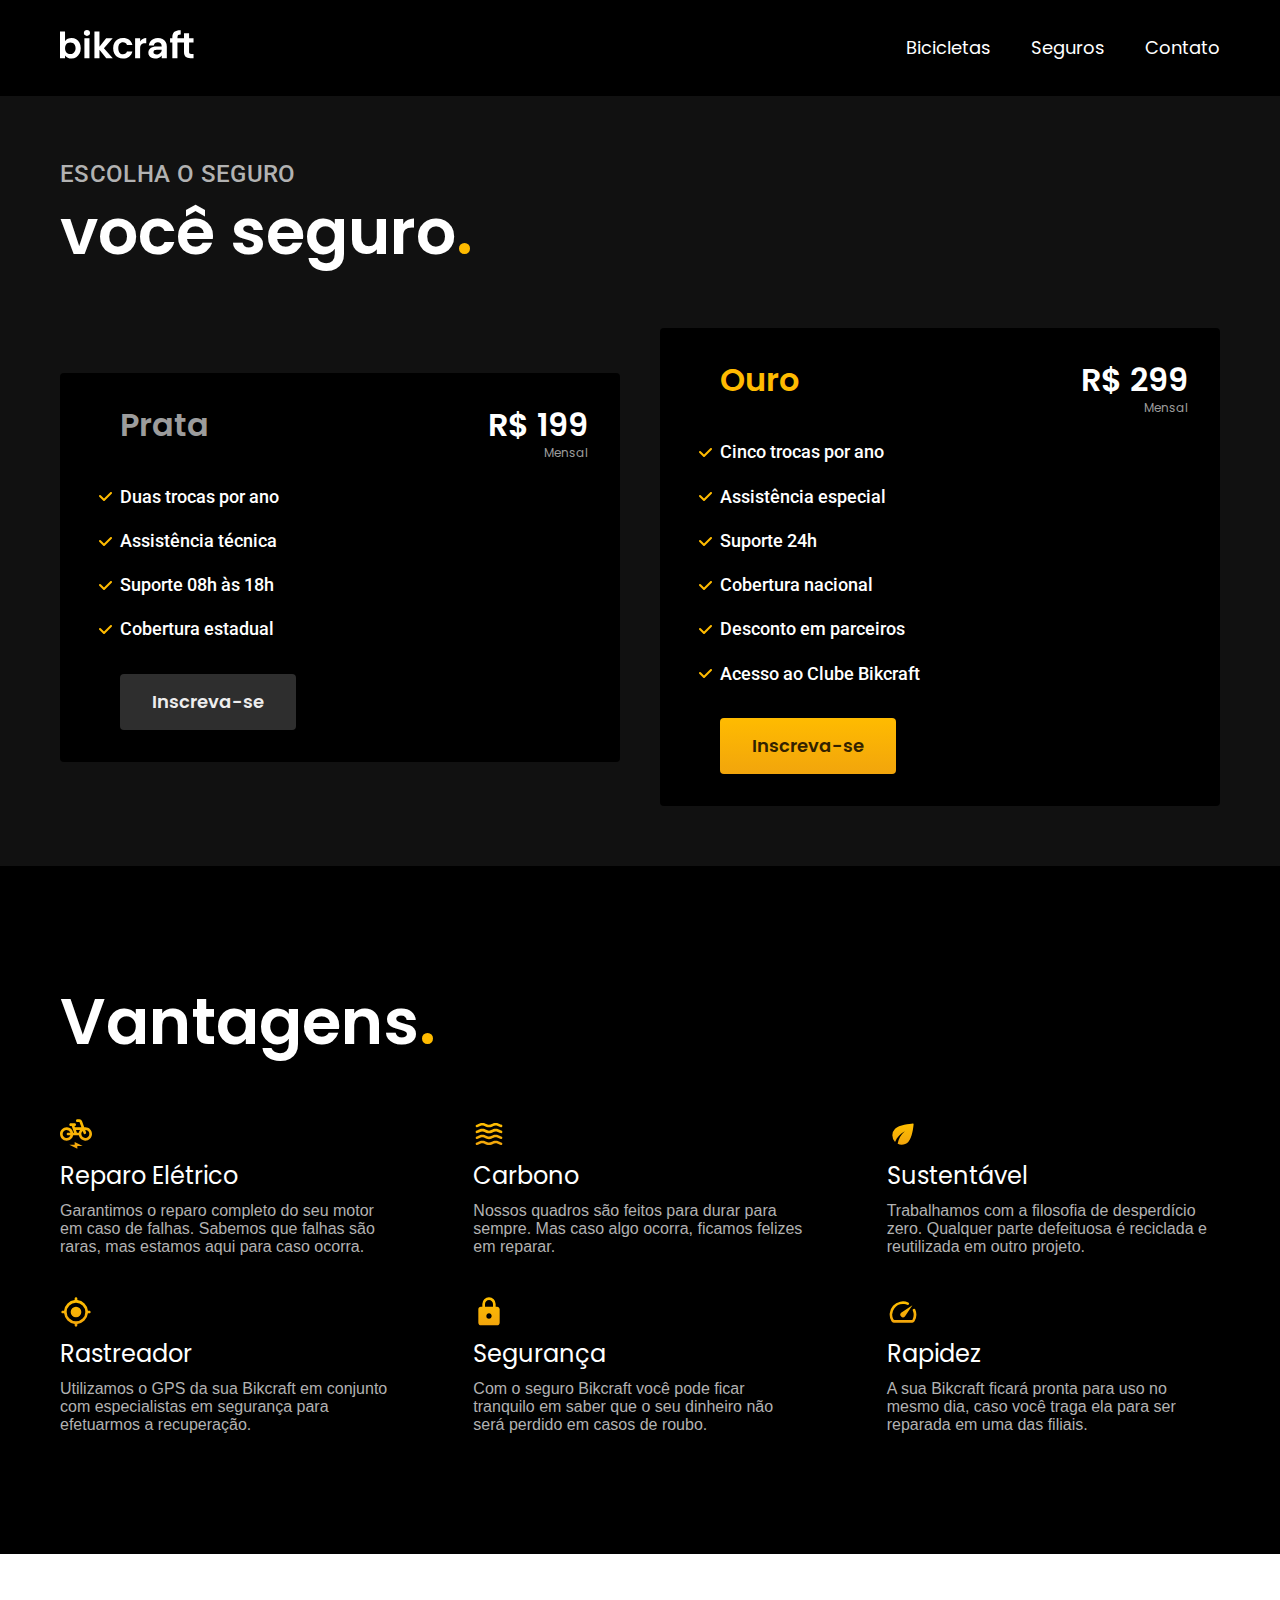
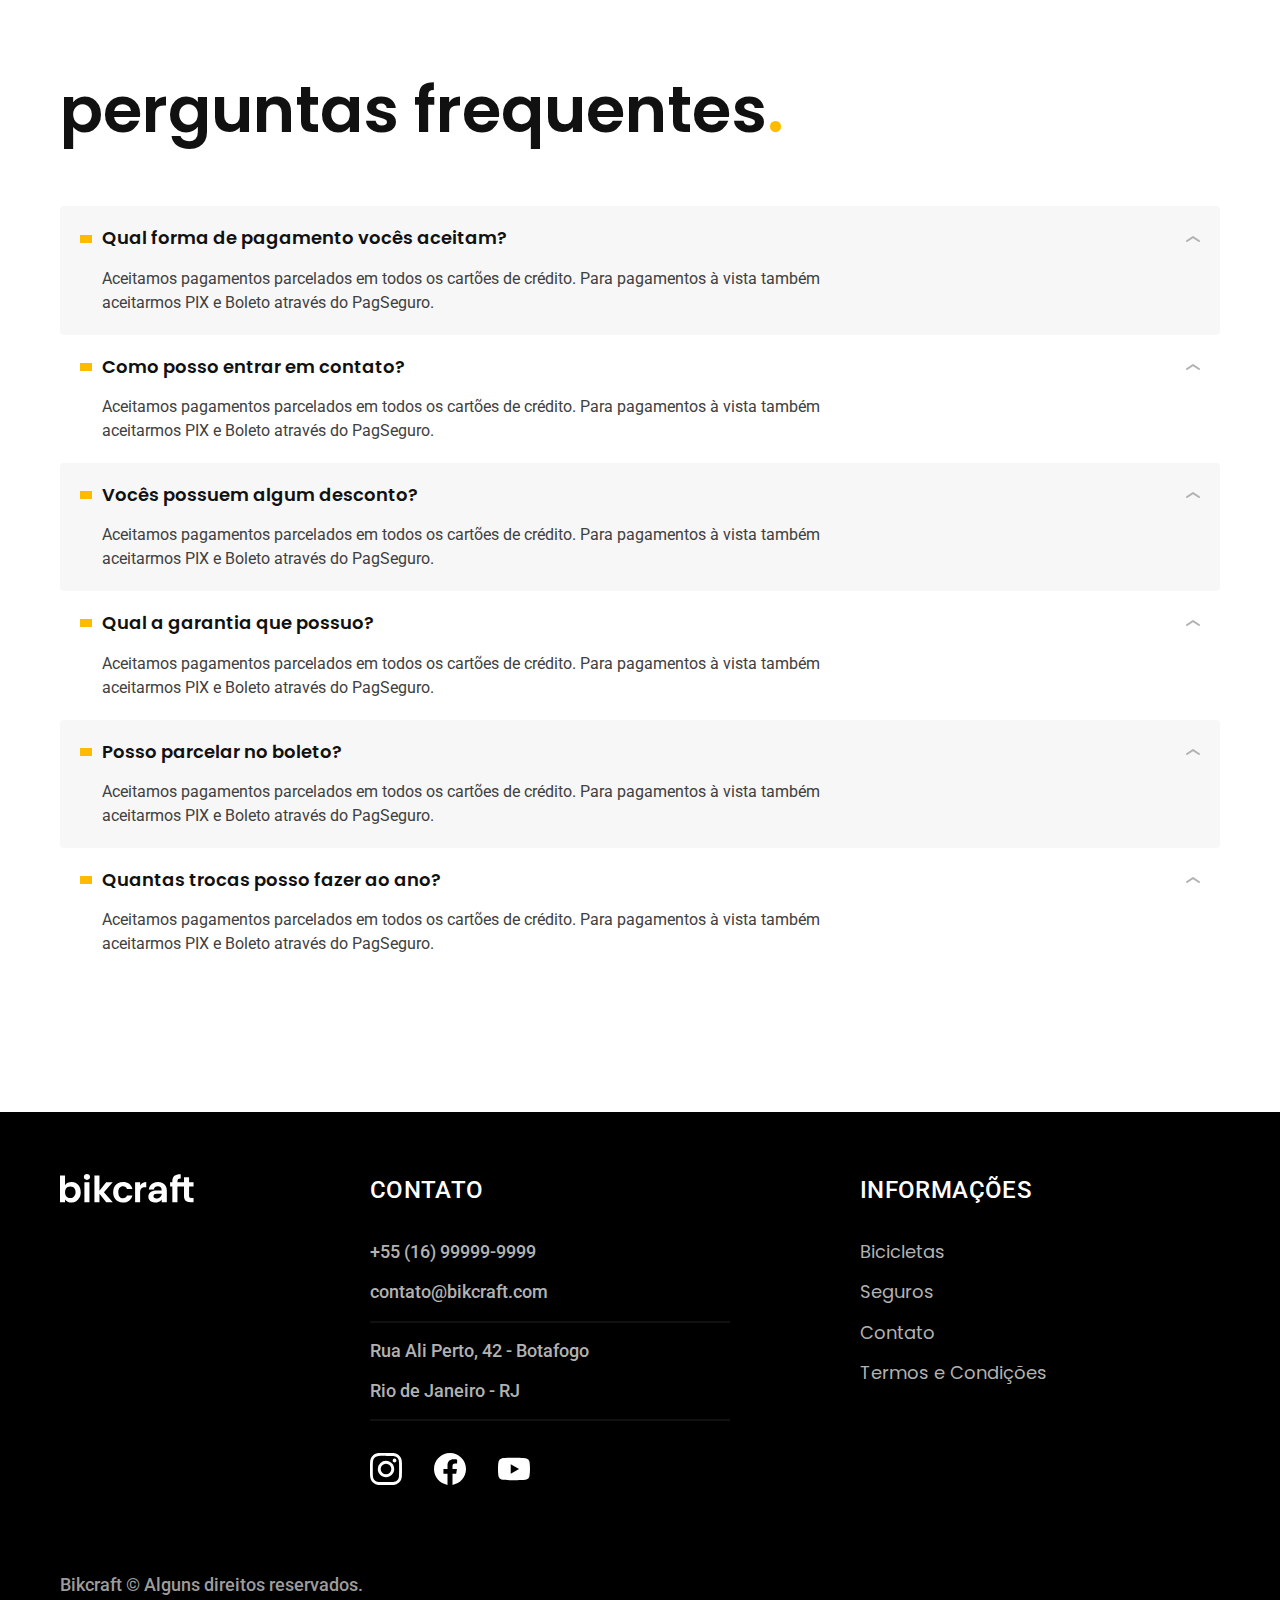
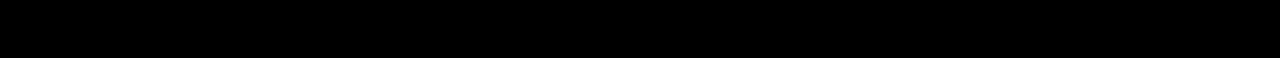
<file: seguros.html>
<!DOCTYPE html>
<html lang="pt-br">
<head>
    <meta charset="UTF-8">
    <meta http-equiv="X-UA-Compatible" content="IE=edge">
    <meta name="viewport" content="width=device-width, initial-scale=1.0">
    <meta name="description" content="Bicicletas elétricas de alta precisão e qualidade, feitas sob medida para você. Explore o mundo na sua velocidade com a Bikcraft.">
    <link rel="preconnect" href="https://fonts.googleapis.com">
    <link rel="preconnect" href="https://fonts.gstatic.com" crossorigin>
    <link href="https://fonts.googleapis.com/css2?family=Merriweather:ital,wght@1,900&family=Poppins:wght@400;600&family=Roboto:wght@400;500&display=swap" rel="stylesheet">
    <title>Seguros - Bicicletas Elétricas</title>
    <link rel="stylesheet" href="./css/style.css">
</head>
<body id="seguros">
    <header class="header-bg">
        <div class="header container">
            <a href="./">
                <img src="./img/bikcraft.svg" alt="Bikcraft">
            </a>
            <nav aria-label="Primaria">
                <ul class="header-menu font-1-m cor-0">
                    <li><a href="./bicicletas.html">Bicicletas</a></li>
                    <li><a href="./seguros.html">Seguros</a></li>
                    <li><a href="./contatos.html">Contato</a></li>
                </ul>
            </nav>
        </div>
    </header>
    <main class="seguros-bg">
        <div class="titulo-bg">
            <div class="titulo container">
                <p class="font-2-l-b cor-5">ESCOLHA O SEGURO</p>
                <h1 class="font-1-xxl cor-0">você seguro<span class="cor-p1">.</span></h1>
        </div>
        </div>
            <div class="seguros container">
                <div class="seguros-item">
                    <h3 class="font-1-xl cor-6">Prata</h3>
                    <span class="font-1-xl cor-0">R$ 199 <span class="font-1-xs cor-6">Mensal</span></span>
                    <ul class="font-2-m cor-0">
                        <li>Duas trocas por ano</li>
                        <li>Assistência técnica</li>
                        <li>Suporte 08h às 18h</li>
                        <li>Cobertura estadual</li>
                    </ul>
                    <a class="botao secundario" href="./orcamento.html">Inscreva-se</a>
                </div>
                <div class="seguros-item">
                    <h3 class="font-1-xl cor-p1">Ouro</h3>
                    <span class="font-1-xl cor-0">R$ 299 <span class="font-1-xs cor-6">Mensal</span></span>
                    <ul class="font-2-m cor-0">
                        <li>Cinco trocas por ano</li>
                        <li>Assistência especial</li>
                        <li>Suporte 24h</li>
                        <li>Cobertura nacional</li>
                        <li>Desconto em parceiros</li>
                        <li>Acesso ao Clube Bikcraft</li>
                    </ul>
                    <a class="botao" href="./orcamento.html">Inscreva-se</a>
                </div>
            </div>
    </main>


    <article class="vantagens-bg">
        <div class="vantagens container">
            <h2 class="font-1-xxl cor-0">Vantagens<span class="cor-p1">.</span></h2>

        <ul>
            <li>
                <img src="./img/icones/eletrica.svg" alt="">
                <h3 class="font-1-l cor-0">Reparo Elétrico</h3>
                <p class="font-2s cor-5">Garantimos o reparo completo do seu motor em caso de falhas. Sabemos que falhas são raras, mas estamos aqui para caso ocorra.</p>
            </li>
            <li>
                <img src="./img/icones/carbono.svg" alt="">
                <h3 class="font-1-l cor-0">Carbono</h3>
                <p class="font-2s cor-5">Nossos quadros são feitos para durar para sempre. Mas caso algo ocorra, ficamos felizes em reparar.</p>
            </li>
            <li>
                <img src="./img/icones/sustentavel.svg" alt="">
                <h3 class="font-1-l cor-0">Sustentável</h3>
                <p class="font-2s cor-5">Trabalhamos com a filosofia de desperdício zero. Qualquer parte defeituosa é reciclada e reutilizada em outro projeto.</p>
            </li>
            <li>
                <img src="./img/icones/rastreador.svg" alt="">
                <h3 class="font-1-l cor-0">Rastreador</h3>
                <p class="font-2s cor-5">Utilizamos o GPS da sua Bikcraft em conjunto com especialistas em segurança para efetuarmos a recuperação.</p>
            </li>
            <li>
                <img src="./img/icones/seguro.svg" alt="">
                <h3 class="font-1-l cor-0">Segurança</h3>
                <p class="font-2s cor-5">Com o seguro Bikcraft você pode ficar tranquilo em saber que o seu dinheiro não será perdido em casos de roubo.</p>
            </li>
            <li>
                <img src="./img/icones/velocidade.svg" alt="">
                <h3 class="font-1-l cor-0">Rapidez</h3>
                <p class="font-2s cor-5">A sua Bikcraft ficará pronta para uso no mesmo dia, caso você traga ela para ser reparada em uma das filiais.</p>
            </li>
        </ul>
    </div>
    </article>

    <article class="perguntas container">
        <h2 class="font-1-xxl">perguntas frequentes<span class="cor-p1">.</span></h2>
        <dl>
            <div>
                <dt class="font-1-m-b">Qual forma de pagamento vocês aceitam?</dt>
                <dd class="font-2-s cor-9">Aceitamos pagamentos parcelados em todos os cartões de crédito. Para pagamentos à vista também aceitarmos PIX e Boleto através do PagSeguro.</dd>
            </div>
            <div>
                <dt class="font-1-m-b">Como posso entrar em contato?</dt>
                <dd class="font-2-s cor-9">Aceitamos pagamentos parcelados em todos os cartões de crédito. Para pagamentos à vista também aceitarmos PIX e Boleto através do PagSeguro.</dd>
            </div>
            <div>
                <dt class="font-1-m-b">Vocês possuem algum desconto?</dt>
                <dd class="font-2-s cor-9">Aceitamos pagamentos parcelados em todos os cartões de crédito. Para pagamentos à vista também aceitarmos PIX e Boleto através do PagSeguro.</dd>
            </div>
            <div>
                <dt class="font-1-m-b">Qual a garantia que possuo?</dt>
                <dd class="font-2-s cor-9">Aceitamos pagamentos parcelados em todos os cartões de crédito. Para pagamentos à vista também aceitarmos PIX e Boleto através do PagSeguro.</dd>
            </div>
            <div>
                <dt class="font-1-m-b">Posso parcelar no boleto?</dt>
                <dd class="font-2-s cor-9">Aceitamos pagamentos parcelados em todos os cartões de crédito. Para pagamentos à vista também aceitarmos PIX e Boleto através do PagSeguro.</dd>
            </div>
            <div>
                <dt class="font-1-m-b">Quantas trocas posso fazer ao ano?</dt>
                <dd class="font-2-s cor-9">Aceitamos pagamentos parcelados em todos os cartões de crédito. Para pagamentos à vista também aceitarmos PIX e Boleto através do PagSeguro.</dd>
            </div>
        </dl>
    </article>

<footer class="footer-bg">
    <div class="footer container">
        <img src="./img/bikcraft.svg" alt="Bikecraft">
        <div class="footer-contato">
            <h3 class="font-2-l-b cor-0">Contato</h3>
            <ul class="cor-5 font-2-m">
                <li><a href="tel:+5516999999999">+55 (16) 99999-9999</a></li>
                <li><a href="mailto:contato@bikcraft.com">contato@bikcraft.com</a></li>
                <li>Rua Ali Perto, 42 - Botafogo</li>
                <li>Rio de Janeiro - RJ</li>
            </ul>
            <div class="footer-redes">
                <a href="./">
                    <img src="./img/redes/instagram.svg" alt="instagram">
                </a>
                <a href="./">
                    <img src="./img/redes/facebook.svg" alt="facebook">
                </a>
                <a href="./">
                    <img src="./img/redes/youtube.svg" alt="youtube">
                </a>
            </div>
        </div>
        <div class="footer-informacoes">
            <h3 class="font-2-l-b cor-0">Informações</h3>
            <ul class="cor-5 font-1-m">
                <li><a href="./bicicletas.html">Bicicletas</a></li>
                <li><a href="./seguros.html">Seguros</a></li>
                <li><a href="./contato.html">Contato</a></li>
                <li><a href="./termos.html">Termos e Condições</a></li>
            </ul>
        </div>
        <p class="footer-copy font-2-m cor-6">Bikcraft © Alguns direitos reservados.</p>
    </div>
</footer>
</body>
</html>
</file>
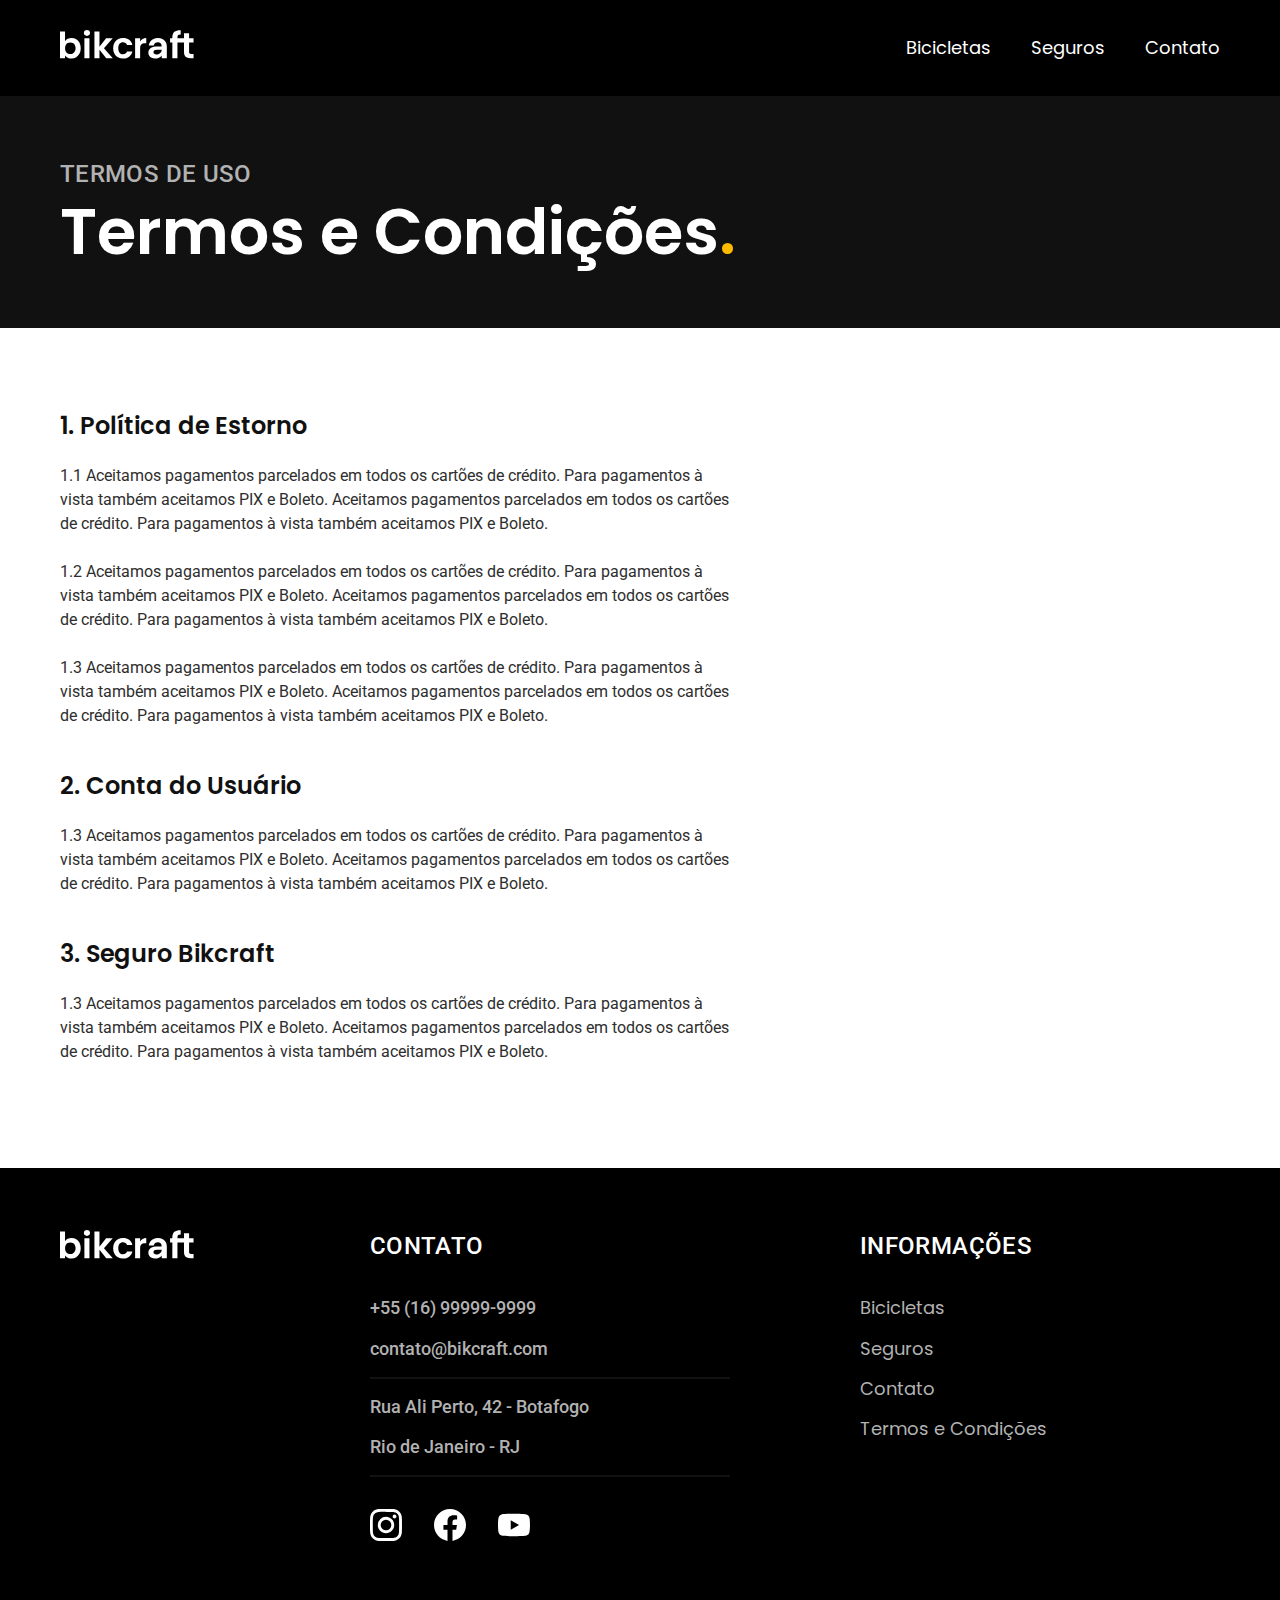
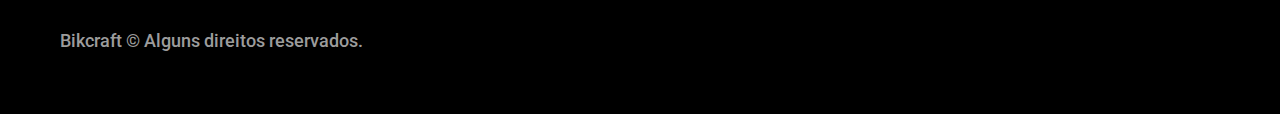
<file: termos.html>
<!DOCTYPE html>
<html lang="pt-br">
<head>
    <meta charset="UTF-8">
    <meta http-equiv="X-UA-Compatible" content="IE=edge">
    <meta name="viewport" content="width=device-width, initial-scale=1.0">
    <meta name="description" content="Termos e Condições Bikcraft.">
    <link rel="preconnect" href="https://fonts.googleapis.com">
    <link rel="preconnect" href="https://fonts.gstatic.com" crossorigin>
    <link href="https://fonts.googleapis.com/css2?family=Merriweather:ital,wght@1,900&family=Poppins:wght@400;600&family=Roboto:wght@400;500&display=swap" rel="stylesheet">
    <title>Termos e Condições - Bicicletas Elétricas</title>
    <link rel="stylesheet" href="./css/style.css">
</head>
<body id="termos">
    <header class="header-bg">
        <div class="header container">
            <a href="./">
                <img src="./img/bikcraft.svg" alt="Bikcraft">
            </a>
            <nav aria-label="Primaria">
                <ul class="header-menu font-1-m cor-0">
                    <li><a href="./bicicletas.html">Bicicletas</a></li>
                    <li><a href="./seguros.html">Seguros</a></li>
                    <li><a href="./contatos.html">Contato</a></li>
                </ul>
            </nav>
        </div>
    </header>
    <main>
        <div class="titulo-bg">
            <div class="titulo container">
                <p class="font-2-l-b cor-5">Termos de uso</p>
                <h1 class="font-1-xxl cor-0">Termos e Condições<span class="cor-p1">.</span></h1>
            </div>
        </div>
        <div class="termos container font-2-s cor-10">

            <h2 class="font-1-l cor-11">1. Política de Estorno</h2>
            <p>1.1 Aceitamos pagamentos parcelados em todos os cartões de crédito. Para pagamentos à vista também aceitamos PIX e Boleto. Aceitamos pagamentos parcelados em todos os cartões de crédito. Para pagamentos à vista também aceitamos PIX e Boleto.</p>
            <p>1.2 Aceitamos pagamentos parcelados em todos os cartões de crédito. Para pagamentos à vista também aceitamos PIX e Boleto. Aceitamos pagamentos parcelados em todos os cartões de crédito. Para pagamentos à vista também aceitamos PIX e Boleto.</p>
            <p>1.3 Aceitamos pagamentos parcelados em todos os cartões de crédito. Para pagamentos à vista também aceitamos PIX e Boleto. Aceitamos pagamentos parcelados em todos os cartões de crédito. Para pagamentos à vista também aceitamos PIX e Boleto.</p>

            <h2 class="font-1-l cor-11">2. Conta do Usuário</h2>
            <p>1.3 Aceitamos pagamentos parcelados em todos os cartões de crédito. Para pagamentos à vista também aceitamos PIX e Boleto. Aceitamos pagamentos parcelados em todos os cartões de crédito. Para pagamentos à vista também aceitamos PIX e Boleto.</p>

            <h2 class="font-1-l cor-11">3. Seguro Bikcraft </h2>
            <p>1.3 Aceitamos pagamentos parcelados em todos os cartões de crédito. Para pagamentos à vista também aceitamos PIX e Boleto. Aceitamos pagamentos parcelados em todos os cartões de crédito. Para pagamentos à vista também aceitamos PIX e Boleto.</p>
        </div>

    </main>
    <footer class="footer-bg">
        <div class="footer container">
            <img src="./img/bikcraft.svg" alt="Bikecraft">
            <div class="footer-contato">
                <h3 class="font-2-l-b cor-0">Contato</h3>
                <ul class="cor-5 font-2-m">
                    <li><a href="tel:+5516999999999">+55 (16) 99999-9999</a></li>
                    <li><a href="mailto:contato@bikcraft.com">contato@bikcraft.com</a></li>
                    <li>Rua Ali Perto, 42 - Botafogo</li>
                    <li>Rio de Janeiro - RJ</li>
                </ul>
                <div class="footer-redes">
                    <a href="./">
                        <img src="./img/redes/instagram.svg" alt="instagram">
                    </a>
                    <a href="./">
                        <img src="./img/redes/facebook.svg" alt="facebook">
                    </a>
                    <a href="./">
                        <img src="./img/redes/youtube.svg" alt="youtube">
                    </a>
                </div>
            </div>
            <div class="footer-informacoes">
                <h3 class="font-2-l-b cor-0">Informações</h3>
                <ul class="cor-5 font-1-m">
                    <li><a href="./bicicletas.html">Bicicletas</a></li>
                    <li><a href="./seguros.html">Seguros</a></li>
                    <li><a href="./contato.html">Contato</a></li>
                    <li><a href="./termos.html">Termos e Condições</a></li>
                </ul>
            </div>
            <p class="footer-copy font-2-m cor-6">Bikcraft © Alguns direitos reservados.</p>
        </div>
    </footer>
</body>
</html>
</file>
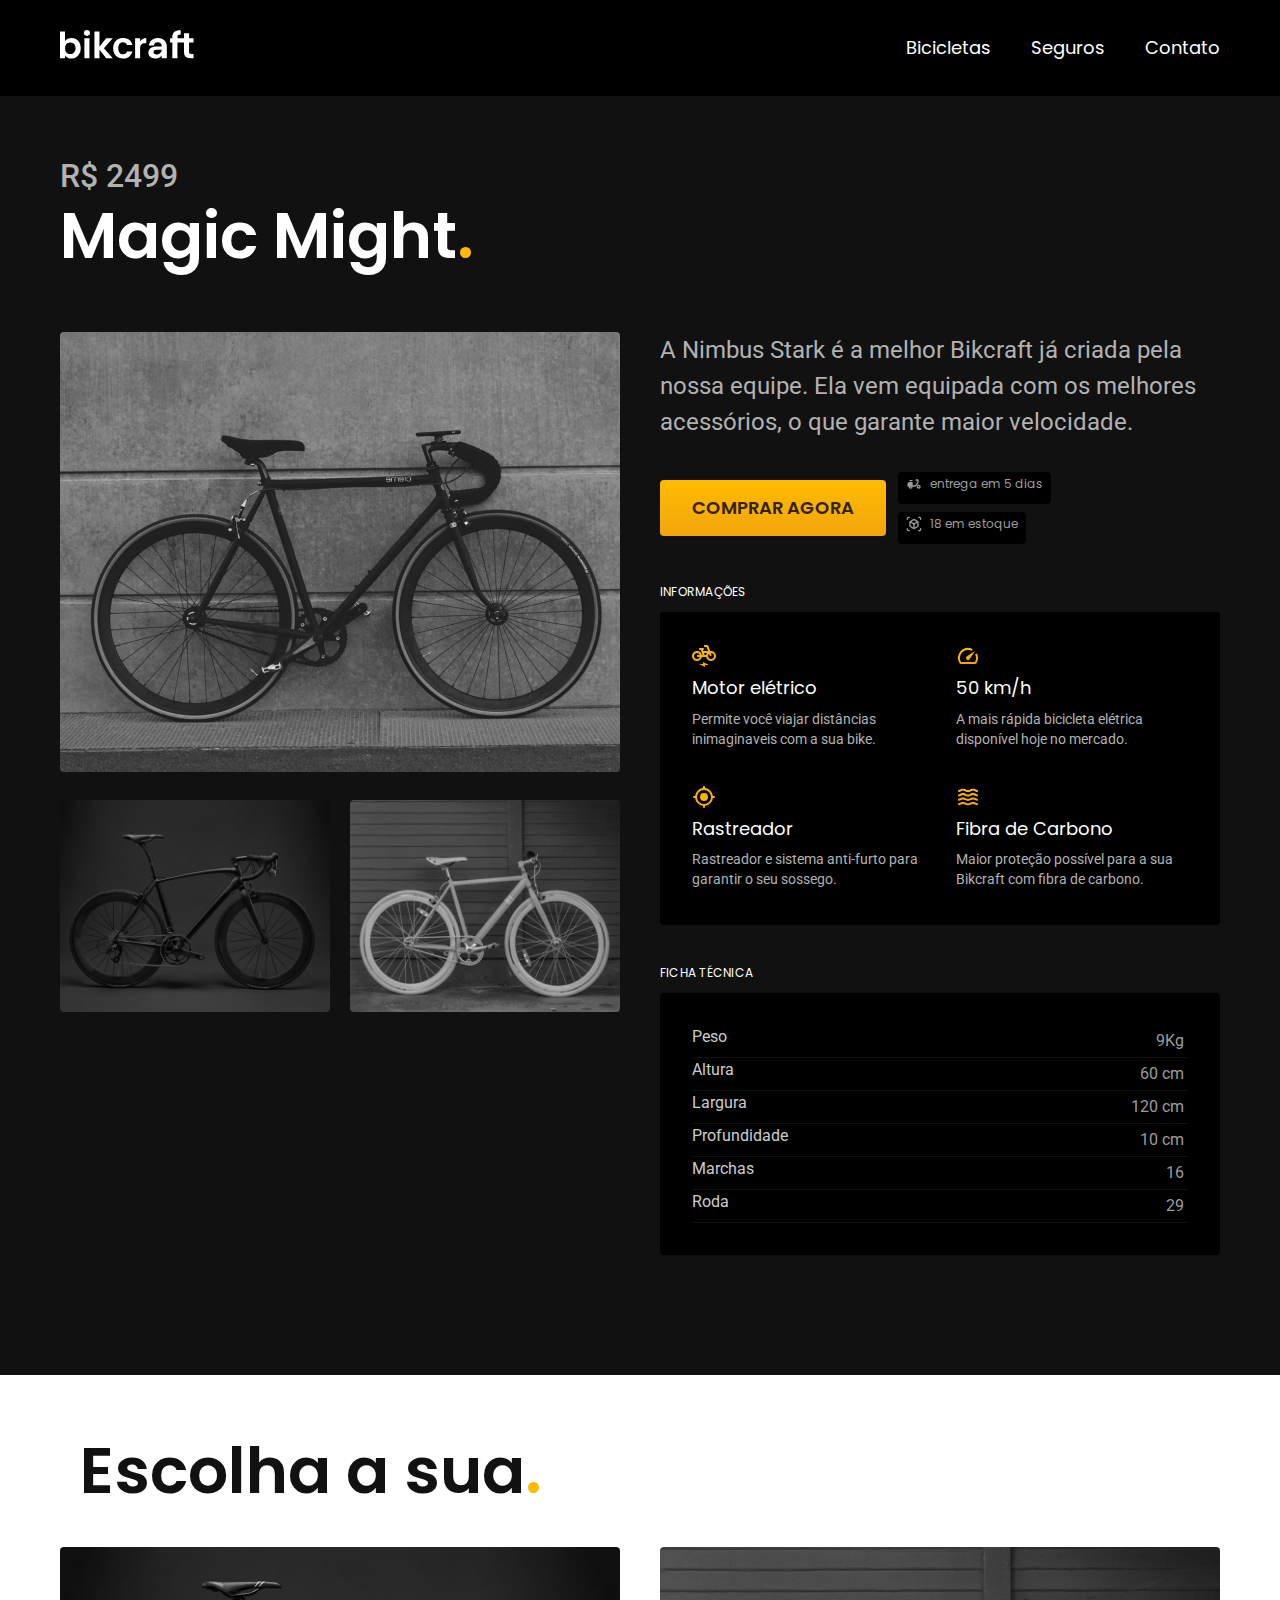
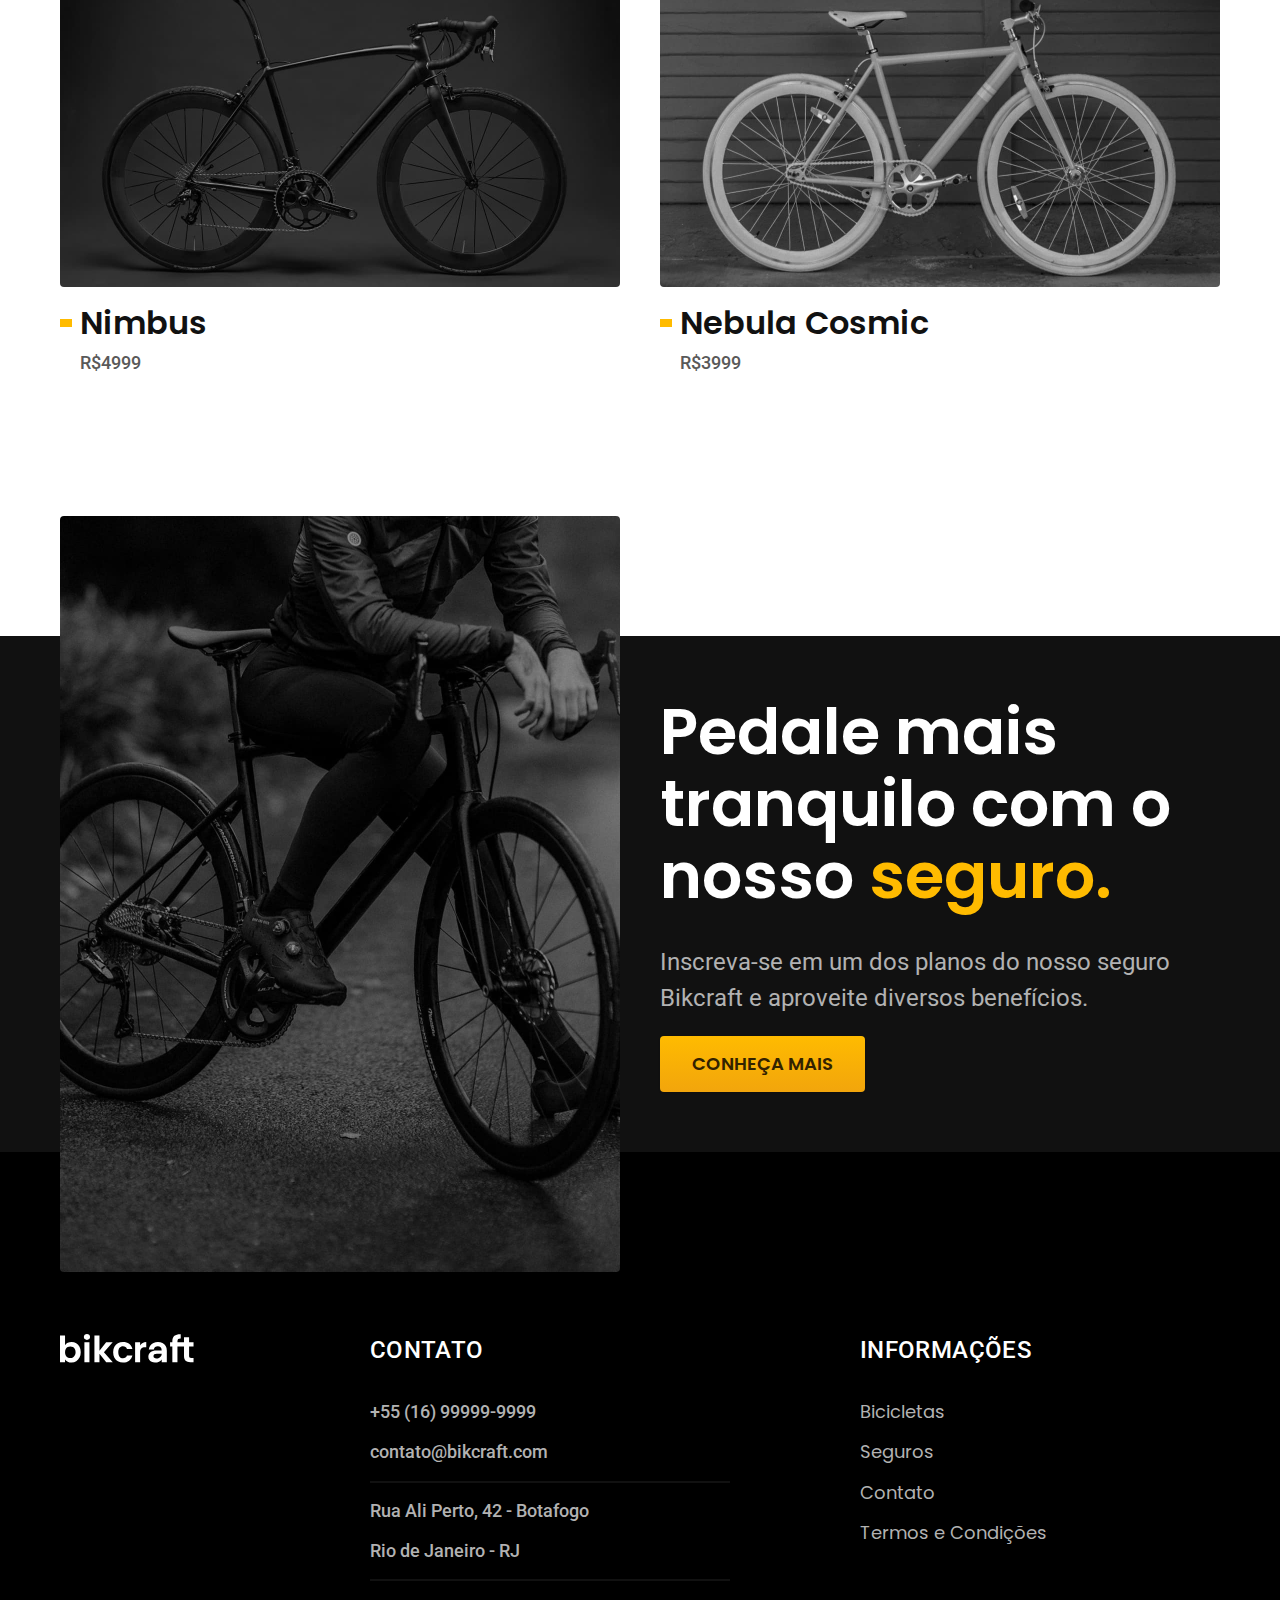
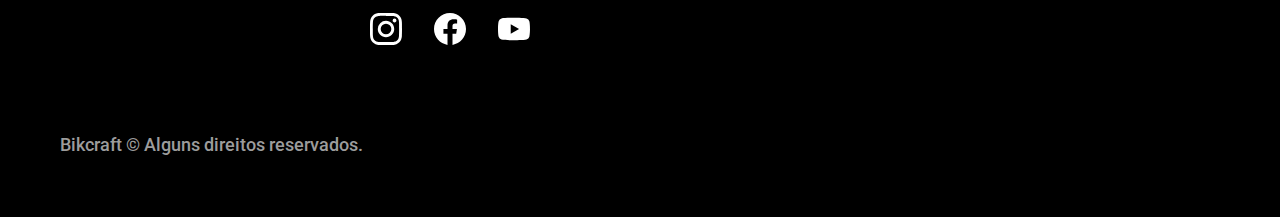
<file: bicicletas/magic.html>
<!DOCTYPE html>
<html lang="pt-br">
<head>
    <meta charset="UTF-8">
    <meta http-equiv="X-UA-Compatible" content="IE=edge">
    <meta name="viewport" content="width=device-width, initial-scale=1.0">
    <meta name="description" content="Bicicletas elétricas de alta precisão e qualidade, feitas sob medida para você. Explore o mundo na sua velocidade com a Bikcraft.">
    <link rel="preconnect" href="https://fonts.googleapis.com">
    <link rel="preconnect" href="https://fonts.gstatic.com" crossorigin>
    <link href="https://fonts.googleapis.com/css2?family=Merriweather:ital,wght@1,900&family=Poppins:wght@400;600&family=Roboto:wght@400;500&display=swap" rel="stylesheet">
    <title>Magic</title>
    <link rel="stylesheet" href="../css/style.css">
</head>
<body id="nimbus">
    <header class="header-bg">
        <div class="header container">
            <a href="./">
                <img src="../img/bikcraft.svg" alt="Bikcraft">
            </a>
            <nav aria-label="Primaria">
                <ul class="header-menu font-1-m cor-0">
                    <li><a href="../bicicletas.html">Bicicletas</a></li>
                    <li><a href="../seguros.html">Seguros</a></li>
                    <li><a href="../contatos.html">Contato</a></li>
                </ul>
            </nav>
        </div>
    </header>
    <main class="titulo-bg">
        <div>
            <div class="titulo container">
                <p class="font-2-xl cor-5">R$ 2499</p>
                <h1 class="font-1-xxl cor-0">Magic Might<span class="cor-p1">.</span></h1>
            </div>
        </div>
        <div class="bicicleta container">
            <div class="bicicleta-imagens">
                <img src="../img/bicicleta/nimbus2.jpg" alt="">
                <img src="../img/bicicleta/nimbus1.jpg" alt="">
                <img src="../img/bicicleta/nimbus3.jpg" alt="">
            </div>
            <div class="bicicleta-conteudo">
                <p class="font-2-l cor-5">A Nimbus Stark é a melhor Bikcraft já criada pela nossa equipe. Ela vem equipada com os melhores acessórios, o que garante maior velocidade.<p>
                
                <div class="bicicleta-comprar">
                    <a class="botao" href="../orçamento.html">COMPRAR AGORA</a>
                    <span class="font-1-xs cor-6">
                        <img src="../img/icones/entrega.svg" alt=""> entrega em 5 dias
                    </span>
                    <span class="font-1-xs cor-6">
                        <img src="../img/icones/estoque.svg" alt=""> 18 em estoque
                    </span>
                </div>
            <h2 class="font-1-xs cor-0">Informações</h2>
            <ul class="bicicleta-informacoes">
                <li>
                    <img src="../img/icones/eletrica.svg" alt="">
                    <h3 class="font-1-m cor-0">Motor elétrico</h3>
                    <p class="font-2-xs cor-5">Permite você viajar distâncias inimaginaveis com a sua bike.</p>
                </li>
                <li>
                    <img src="../img/icones/velocidade.svg" alt="">
                    <h3 class="font-1-m cor-0">50 km/h</h3>
                    <p class="font-2-xs cor-5">A mais rápida bicicleta elétrica disponível hoje no mercado.</p>
                </li>
                <li>
                    <img src="../img/icones/rastreador.svg" alt="">
                    <h3 class="font-1-m cor-0">Rastreador</h3>
                    <p class="font-2-xs cor-5">Rastreador e sistema anti-furto para garantir o seu sossego.</p>
                </li>
                <li>
                    <img src="../img/icones/carbono.svg" alt="">
                    <h3 class="font-1-m cor-0">Fibra de Carbono</h3>
                    <p class="font-2-xs cor-5">Maior proteção possível para a sua Bikcraft com fibra de carbono.</p>
                </li>
            </ul>
            <h2 class="font-1-xs cor-0">Ficha técnica</h2>
            <ul class="bicicleta-ficha cor-4 font-2-s">
                <li>Peso<span>9Kg</span></li>
                <li>Altura<span>60 cm</span></li>
                <li>Largura<span>120 cm</span></li>
                <li>Profundidade<span>10 cm</span></li>
                <li>Marchas<span>16</span></li>
                <li>Roda<span>29</span></li>
            </ul>
        </div>
        </div>
    </main>
    <article class="bicicletas-lista container">
        <h2 class="font-1-xxl container">Escolha a sua<span class="cor-p1">.</span></h2>
        <ul>
            <li>
                <a href="../bicicletas/magic.html">
                    <img src="../img/bicicletas/nimbus.jpg" alt="Bicicleta preta">
                    <h3 class="font-1-xl">Nimbus</h3>
                    <span class="font-2-m cor-8">R$4999</span>
                </a>
            </li>
            <li>
                <a href="../bicicletas/nebula.html">
                    <img src="../img/bicicletas/nebula.jpg" alt="Bicicleta preta">
                    <h3 class="font-1-xl">Nebula Cosmic</h3>
                    <span class="font-2-m cor-8">R$3999</span>
                </a>
            </li>
        </ul>
    </article>
    <article class="seguro-bg">
        <div class="seguro container">
            <div class="seguro-imagem">
                <img src="../img/fotos/seguros.jpg" alt="Pessoa parada em cima de bicicleta">
            </div>
            <div class="seguro-conteudo">
                <h2 class="font-1-xxl cor-0">Pedale mais tranquilo com o nosso <span class="cor-p1">seguro.</span></h2>
                <p class="font-2-l cor-5">Inscreva-se em um dos planos do nosso seguro Bikcraft e aproveite diversos benefícios.
                </p>
                <a class="botao" href="../seguros.html">CONHEÇA MAIS</a>
            </div>
        </div>
    </article>
        <footer class="footer-bg">
            <div class="footer container">
                <img src="../img/bikcraft.svg" alt="Bikecraft">
                <div class="footer-contato">
                    <h3 class="font-2-l-b cor-0">Contato</h3>
                    <ul class="cor-5 font-2-m">
                        <li><a href="tel:+5516999999999">+55 (16) 99999-9999</a></li>
                        <li><a href="mailto:contato@bikcraft.com">contato@bikcraft.com</a></li>
                        <li>Rua Ali Perto, 42 - Botafogo</li>
                        <li>Rio de Janeiro - RJ</li>
                    </ul>
                    <div class="footer-redes">
                        <a href="./">
                            <img src="../img/redes/instagram.svg" alt="instagram">
                        </a>
                        <a href="./">
                            <img src="../img/redes/facebook.svg" alt="facebook">
                        </a>
                        <a href="./">
                            <img src="../img/redes/youtube.svg" alt="youtube">
                        </a>
                    </div>
                </div>
                <div class="footer-informacoes">
                    <h3 class="font-2-l-b cor-0">Informações</h3>
                    <ul class="cor-5 font-1-m">
                        <li><a href="../bicicletas.html">Bicicletas</a></li>
                        <li><a href="../seguros.html">Seguros</a></li>
                        <li><a href="../contato.html">Contato</a></li>
                        <li><a href="../termos.html">Termos e Condições</a></li>
                    </ul>
                </div>
                <p class="footer-copy font-2-m cor-6">Bikcraft © Alguns direitos reservados.</p>
            </div>
        </footer>
</body>
</html>
</file>
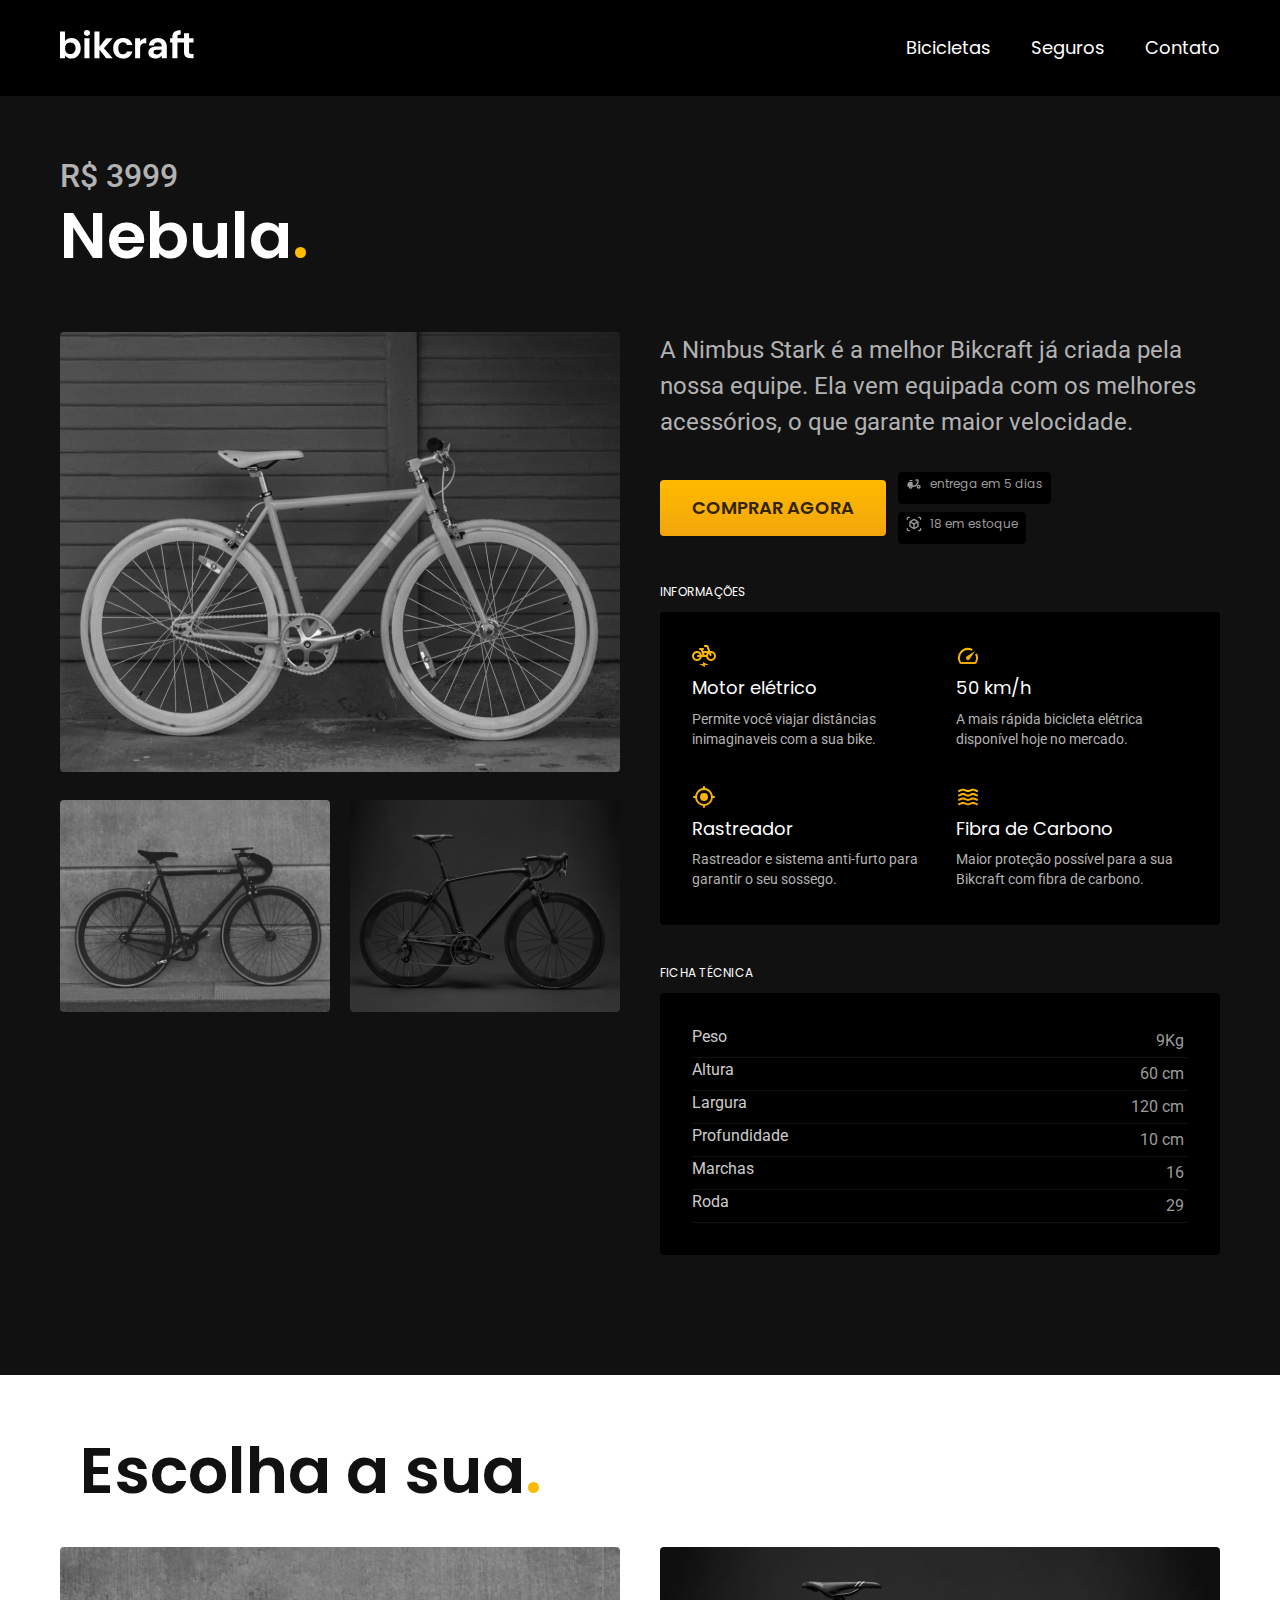
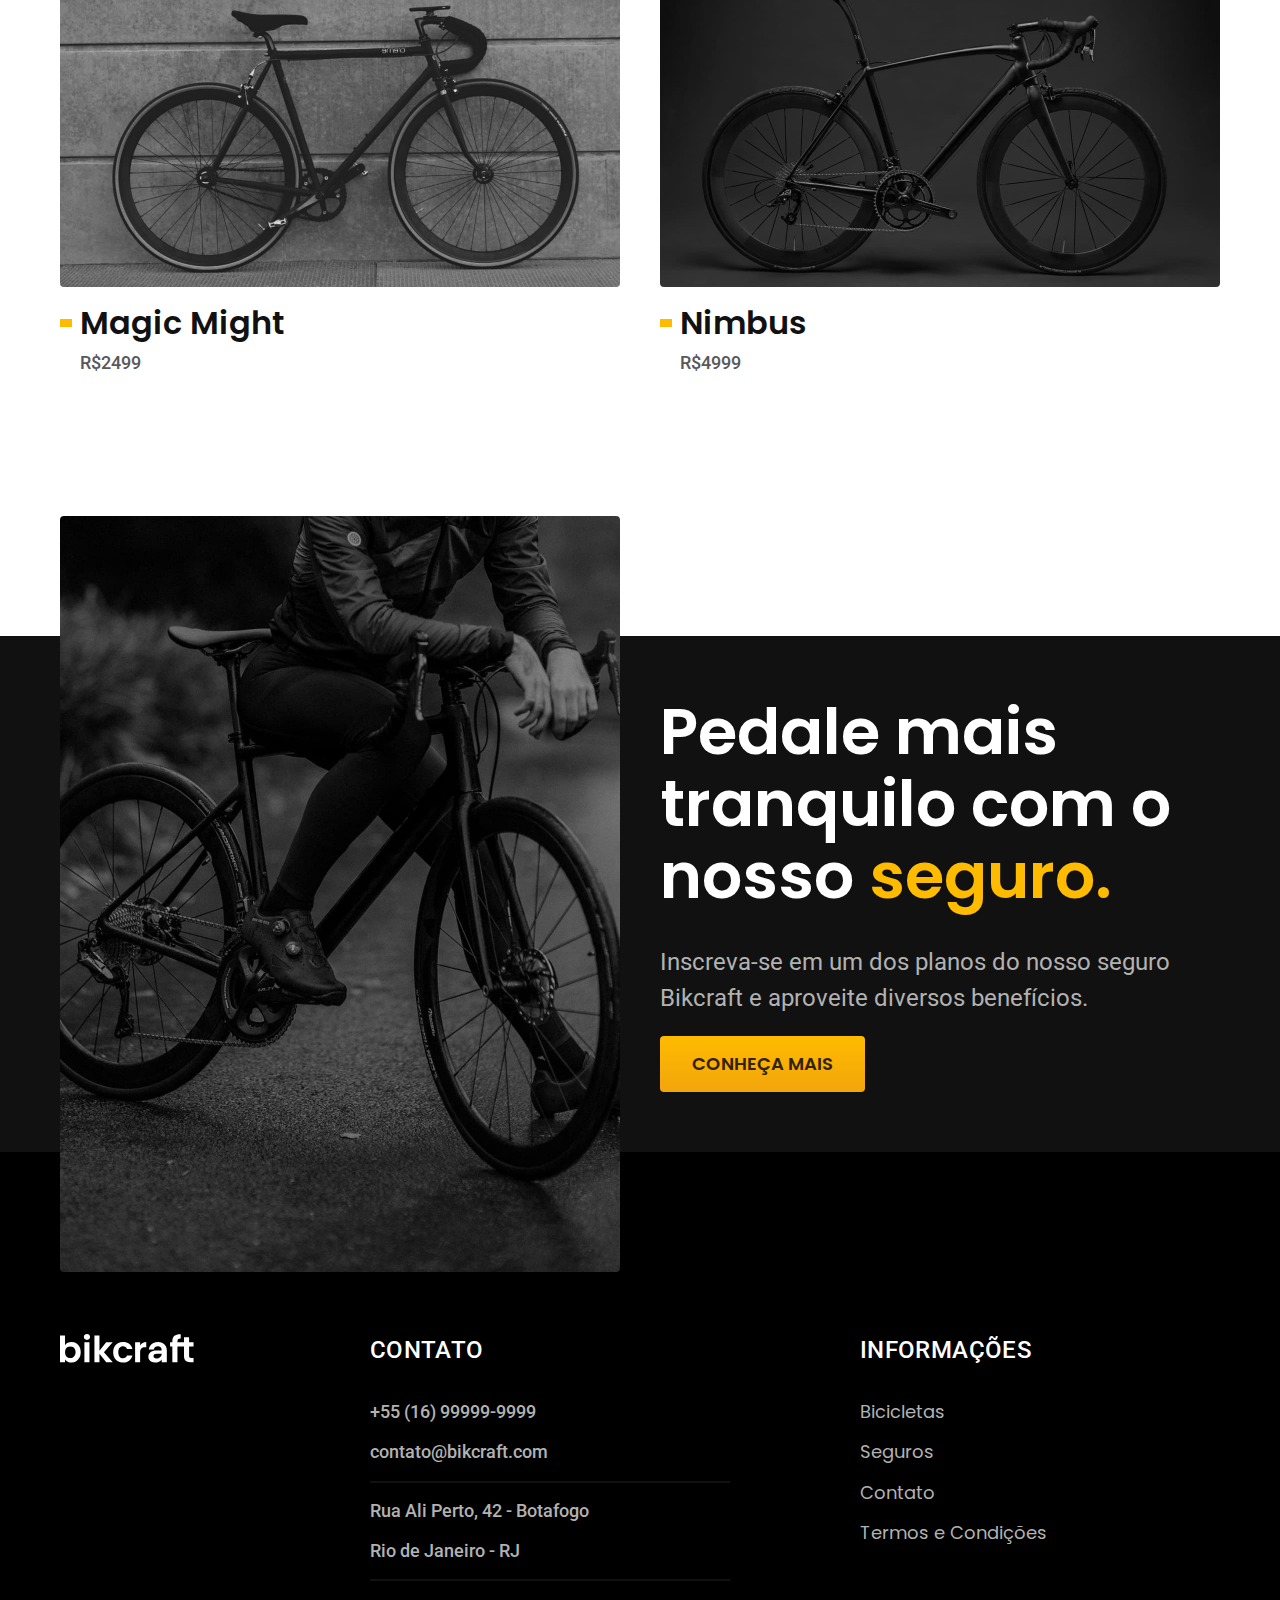
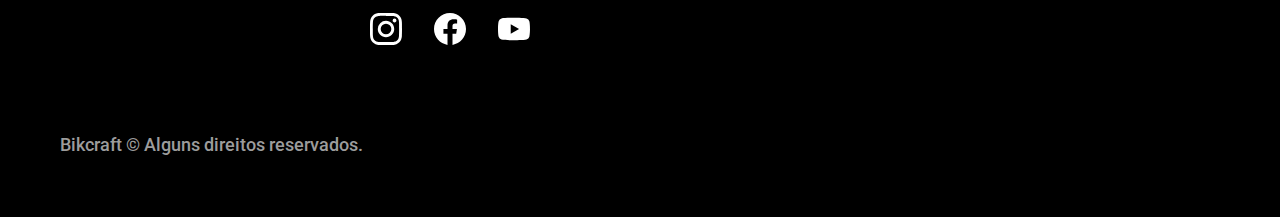
<file: bicicletas/nebula.html>
<!DOCTYPE html>
<html lang="pt-br">
<head>
    <meta charset="UTF-8">
    <meta http-equiv="X-UA-Compatible" content="IE=edge">
    <meta name="viewport" content="width=device-width, initial-scale=1.0">
    <meta name="description" content="Bicicletas elétricas de alta precisão e qualidade, feitas sob medida para você. Explore o mundo na sua velocidade com a Bikcraft.">
    <link rel="preconnect" href="https://fonts.googleapis.com">
    <link rel="preconnect" href="https://fonts.gstatic.com" crossorigin>
    <link href="https://fonts.googleapis.com/css2?family=Merriweather:ital,wght@1,900&family=Poppins:wght@400;600&family=Roboto:wght@400;500&display=swap" rel="stylesheet">
    <title>Nebula</title>
    <link rel="stylesheet" href="../css/style.css">
</head>
<body id="nimbus">
    <header class="header-bg">
        <div class="header container">
            <a href="./">
                <img src="../img/bikcraft.svg" alt="Bikcraft">
            </a>
            <nav aria-label="Primaria">
                <ul class="header-menu font-1-m cor-0">
                    <li><a href="../bicicletas.html">Bicicletas</a></li>
                    <li><a href="../seguros.html">Seguros</a></li>
                    <li><a href="../contatos.html">Contato</a></li>
                </ul>
            </nav>
        </div>
    </header>
    <main class="titulo-bg">
        <div>
            <div class="titulo container">
                <p class="font-2-xl cor-5">R$ 3999</p>
                <h1 class="font-1-xxl cor-0">Nebula<span class="cor-p1">.</span></h1>
            </div>
        </div>
        <div class="bicicleta container">
            <div class="bicicleta-imagens">
                <img src="../img/bicicleta/nimbus3.jpg" alt="">
                <img src="../img/bicicleta/nimbus2.jpg" alt="">
                <img src="../img/bicicleta/nimbus1.jpg" alt="">
            </div>
            <div class="bicicleta-conteudo">
                <p class="font-2-l cor-5">A Nimbus Stark é a melhor Bikcraft já criada pela nossa equipe. Ela vem equipada com os melhores acessórios, o que garante maior velocidade.<p>
                
                <div class="bicicleta-comprar">
                    <a class="botao" href="../orçamento.html">COMPRAR AGORA</a>
                    <span class="font-1-xs cor-6">
                        <img src="../img/icones/entrega.svg" alt=""> entrega em 5 dias
                    </span>
                    <span class="font-1-xs cor-6">
                        <img src="../img/icones/estoque.svg" alt=""> 18 em estoque
                    </span>
                </div>
            <h2 class="font-1-xs cor-0">Informações</h2>
            <ul class="bicicleta-informacoes">
                <li>
                    <img src="../img/icones/eletrica.svg" alt="">
                    <h3 class="font-1-m cor-0">Motor elétrico</h3>
                    <p class="font-2-xs cor-5">Permite você viajar distâncias inimaginaveis com a sua bike.</p>
                </li>
                <li>
                    <img src="../img/icones/velocidade.svg" alt="">
                    <h3 class="font-1-m cor-0">50 km/h</h3>
                    <p class="font-2-xs cor-5">A mais rápida bicicleta elétrica disponível hoje no mercado.</p>
                </li>
                <li>
                    <img src="../img/icones/rastreador.svg" alt="">
                    <h3 class="font-1-m cor-0">Rastreador</h3>
                    <p class="font-2-xs cor-5">Rastreador e sistema anti-furto para garantir o seu sossego.</p>
                </li>
                <li>
                    <img src="../img/icones/carbono.svg" alt="">
                    <h3 class="font-1-m cor-0">Fibra de Carbono</h3>
                    <p class="font-2-xs cor-5">Maior proteção possível para a sua Bikcraft com fibra de carbono.</p>
                </li>
            </ul>
            <h2 class="font-1-xs cor-0">Ficha técnica</h2>
            <ul class="bicicleta-ficha cor-4 font-2-s">
                <li>Peso<span>9Kg</span></li>
                <li>Altura<span>60 cm</span></li>
                <li>Largura<span>120 cm</span></li>
                <li>Profundidade<span>10 cm</span></li>
                <li>Marchas<span>16</span></li>
                <li>Roda<span>29</span></li>
            </ul>
        </div>
        </div>
    </main>
    <article class="bicicletas-lista container">
        <h2 class="font-1-xxl container">Escolha a sua<span class="cor-p1">.</span></h2>
        <ul>
            <li>
                <a href="../bicicletas/magic.html">
                    <img src="../img/bicicletas/magic.jpg" alt="Bicicleta preta">
                    <h3 class="font-1-xl">Magic Might</h3>
                    <span class="font-2-m cor-8">R$2499</span>
                </a>
            </li>
            <li>
                <a href="../bicicletas/nebula.html">
                    <img src="../img/bicicletas/nimbus.jpg" alt="Bicicleta preta">
                    <h3 class="font-1-xl">Nimbus</h3>
                    <span class="font-2-m cor-8">R$4999</span>
                </a>
            </li>
        </ul>
    </article>
    <article class="seguro-bg">
        <div class="seguro container">
            <div class="seguro-imagem">
                <img src="../img/fotos/seguros.jpg" alt="Pessoa parada em cima de bicicleta">
            </div>
            <div class="seguro-conteudo">
                <h2 class="font-1-xxl cor-0">Pedale mais tranquilo com o nosso <span class="cor-p1">seguro.</span></h2>
                <p class="font-2-l cor-5">Inscreva-se em um dos planos do nosso seguro Bikcraft e aproveite diversos benefícios.
                </p>
                <a class="botao" href="../seguros.html">CONHEÇA MAIS</a>
            </div>
        </div>
    </article>
        <footer class="footer-bg">
            <div class="footer container">
                <img src="../img/bikcraft.svg" alt="Bikecraft">
                <div class="footer-contato">
                    <h3 class="font-2-l-b cor-0">Contato</h3>
                    <ul class="cor-5 font-2-m">
                        <li><a href="tel:+5516999999999">+55 (16) 99999-9999</a></li>
                        <li><a href="mailto:contato@bikcraft.com">contato@bikcraft.com</a></li>
                        <li>Rua Ali Perto, 42 - Botafogo</li>
                        <li>Rio de Janeiro - RJ</li>
                    </ul>
                    <div class="footer-redes">
                        <a href="./">
                            <img src="../img/redes/instagram.svg" alt="instagram">
                        </a>
                        <a href="./">
                            <img src="../img/redes/facebook.svg" alt="facebook">
                        </a>
                        <a href="./">
                            <img src="../img/redes/youtube.svg" alt="youtube">
                        </a>
                    </div>
                </div>
                <div class="footer-informacoes">
                    <h3 class="font-2-l-b cor-0">Informações</h3>
                    <ul class="cor-5 font-1-m">
                        <li><a href="../bicicletas.html">Bicicletas</a></li>
                        <li><a href="../seguros.html">Seguros</a></li>
                        <li><a href="../contato.html">Contato</a></li>
                        <li><a href="../termos.html">Termos e Condições</a></li>
                    </ul>
                </div>
                <p class="footer-copy font-2-m cor-6">Bikcraft © Alguns direitos reservados.</p>
            </div>
        </footer>
</body>
</html>
</file>
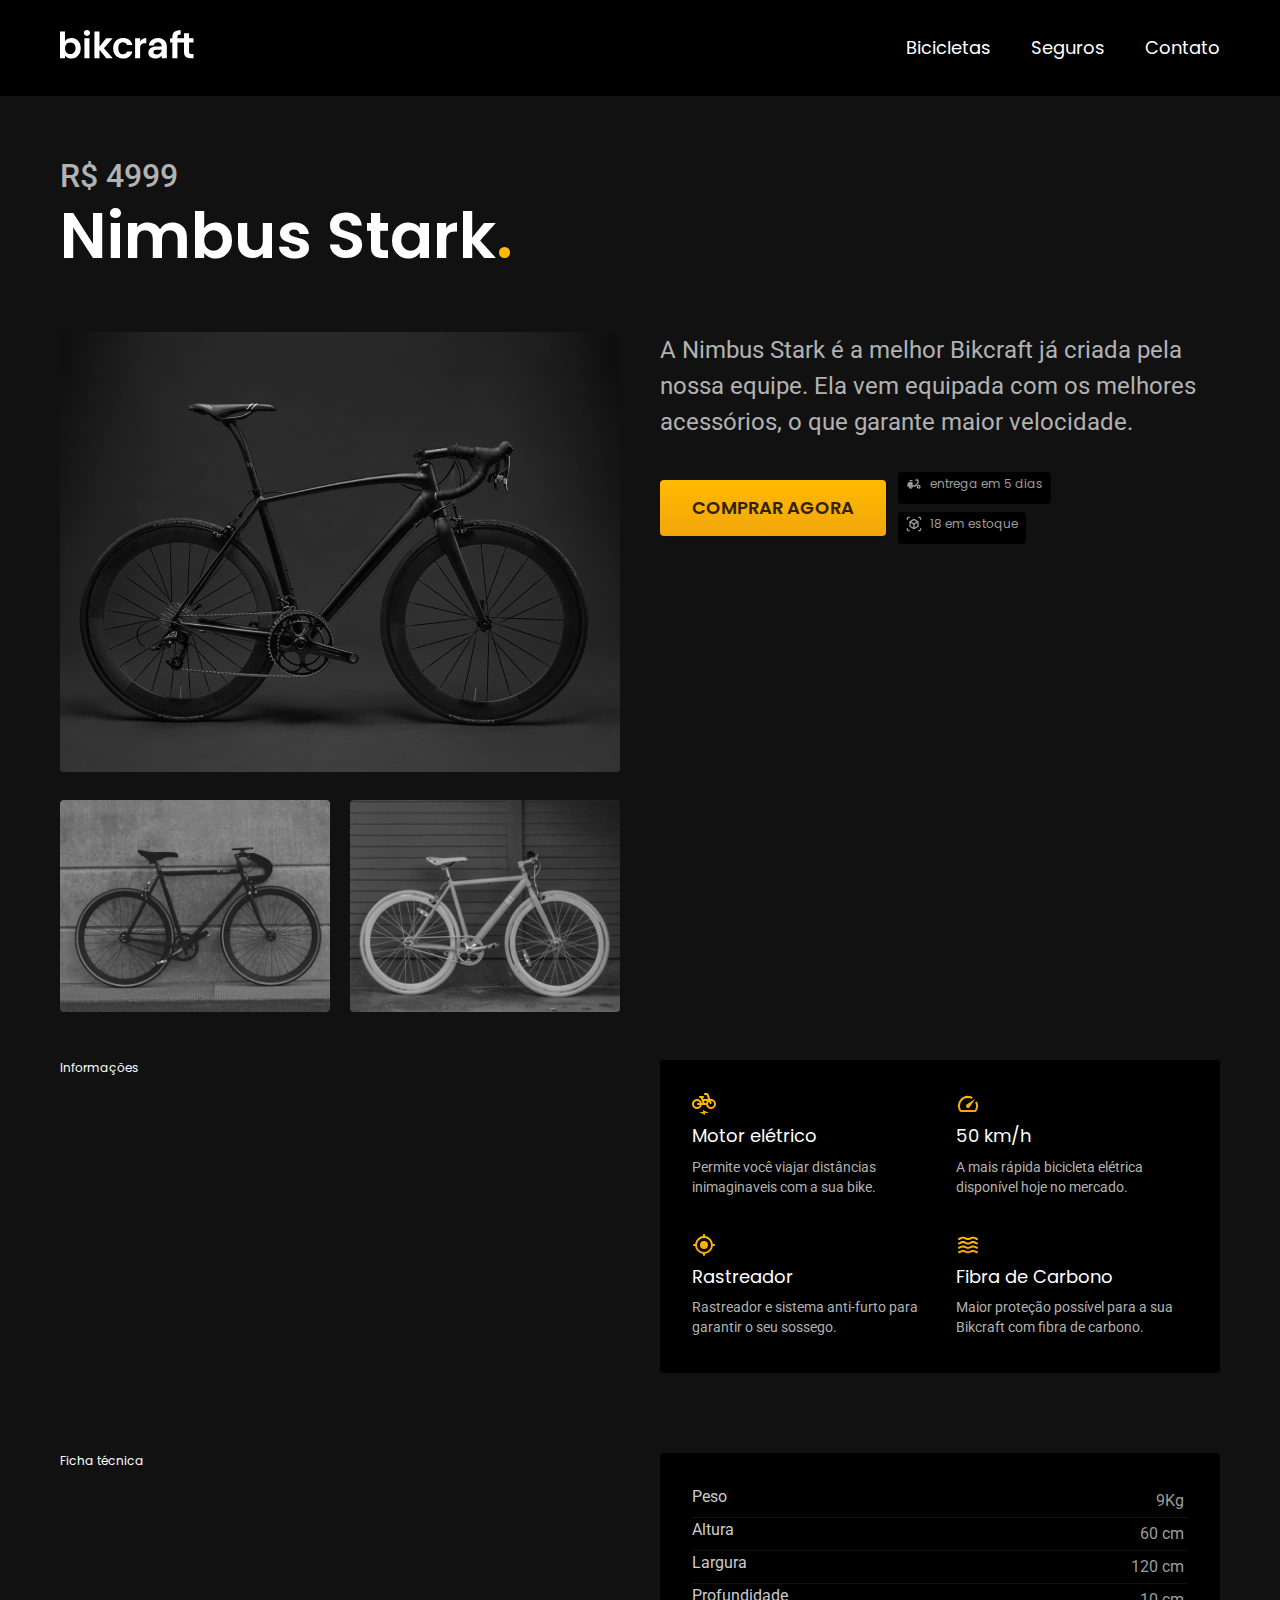
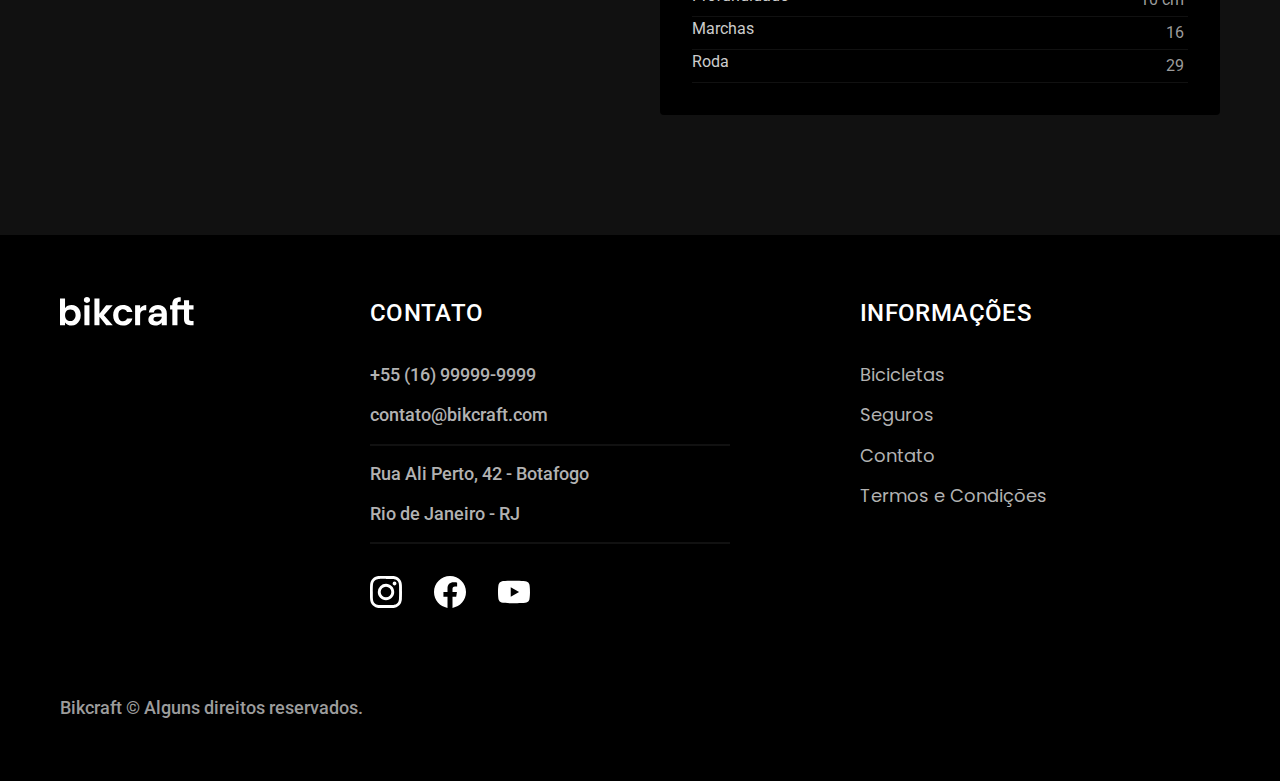
<file: bicicletas/nimbus.html>
<!DOCTYPE html>
<html lang="pt-br">
<head>
    <meta charset="UTF-8">
    <meta http-equiv="X-UA-Compatible" content="IE=edge">
    <meta name="viewport" content="width=device-width, initial-scale=1.0">
    <meta name="description" content="Bicicletas elétricas de alta precisão e qualidade, feitas sob medida para você. Explore o mundo na sua velocidade com a Bikcraft.">
    <link rel="preconnect" href="https://fonts.googleapis.com">
    <link rel="preconnect" href="https://fonts.gstatic.com" crossorigin>
    <link href="https://fonts.googleapis.com/css2?family=Merriweather:ital,wght@1,900&family=Poppins:wght@400;600&family=Roboto:wght@400;500&display=swap" rel="stylesheet">
    <title>Nimbus</title>
    <link rel="stylesheet" href="../css/style.css">
</head>
<body id="seguros">
    <header class="header-bg">
        <div class="header container">
            <a href="./">
                <img src="../img/bikcraft.svg" alt="Bikcraft">
            </a>
            <nav aria-label="Primaria">
                <ul class="header-menu font-1-m cor-0">
                    <li><a href="../bicicletas.html">Bicicletas</a></li>
                    <li><a href="../seguros.html">Seguros</a></li>
                    <li><a href="../contatos.html">Contato</a></li>
                </ul>
            </nav>
        </div>
    </header>
    <main class="titulo-bg">
        <div>
            <div class="titulo container">
                <p class="font-2-xl cor-5">R$ 4999</p>
                <h1 class="font-1-xxl cor-0">Nimbus Stark<span class="cor-p1">.</span></h1>
            </div>
        </div>
        <div class="bicicleta container">
            <div class="bicicleta-imagens">
                <img src="../img/bicicleta/nimbus1.jpg" alt="">
                <img src="../img/bicicleta/nimbus2.jpg" alt="">
                <img src="../img/bicicleta/nimbus3.jpg" alt="">
            </div>
            <div class="bicicleta-conteudo">
                <p class="font-2-l cor-5">A Nimbus Stark é a melhor Bikcraft já criada pela nossa equipe. Ela vem equipada com os melhores acessórios, o que garante maior velocidade.<p>
                
                <div class="bicicleta-comprar">
                    <a class="botao" href="../orçamento.html">COMPRAR AGORA</a>
                    <span class="font-1-xs cor-6"><img src="../img/icones/entrega.svg" alt="">entrega em 5 dias</span>
                    <span class="font-1-xs cor-6"><img src="../img/icones/estoque.svg" alt="">18 em estoque</span>
                </div>
            </div>
            <h2 class="font-1-xs cor-0">Informações</h2>
            <ul class="bicicleta-informacoes">
                <li>
                    <img src="../img/icones/eletrica.svg" alt="">
                    <h3 class="font-1-m cor-0">Motor elétrico</h3>
                    <p class="font-2-xs cor-5">Permite você viajar distâncias inimaginaveis com a sua bike.</p>
                </li>
                <li>
                    <img src="../img/icones/velocidade.svg" alt="">
                    <h3 class="font-1-m cor-0">50 km/h</h3>
                    <p class="font-2-xs cor-5">A mais rápida bicicleta elétrica disponível hoje no mercado.</p>
                </li>
                <li>
                    <img src="../img/icones/rastreador.svg" alt="">
                    <h3 class="font-1-m cor-0">Rastreador</h3>
                    <p class="font-2-xs cor-5">Rastreador e sistema anti-furto para garantir o seu sossego.</p>
                </li>
                <li>
                    <img src="../img/icones/carbono.svg" alt="">
                    <h3 class="font-1-m cor-0">Fibra de Carbono</h3>
                    <p class="font-2-xs cor-5">Maior proteção possível para a sua Bikcraft com fibra de carbono.</p>
                </li>
            </ul>
            <h2 class="font-1-xs cor-0">Ficha técnica</h2>
            <ul class="bicicleta-ficha cor-4 font-2-s">
                <li>Peso<span>9Kg</span></li>
                <li>Altura<span>60 cm</span></li>
                <li>Largura<span>120 cm</span></li>
                <li>Profundidade<span>10 cm</span></li>
                <li>Marchas<span>16</span></li>
                <li>Roda<span>29</span></li>
            </ul>
        </div>
    </main>
        <footer class="footer-bg">
            <div class="footer container">
                <img src="../img/bikcraft.svg" alt="Bikecraft">
                <div class="footer-contato">
                    <h3 class="font-2-l-b cor-0">Contato</h3>
                    <ul class="cor-5 font-2-m">
                        <li><a href="tel:+5516999999999">+55 (16) 99999-9999</a></li>
                        <li><a href="mailto:contato@bikcraft.com">contato@bikcraft.com</a></li>
                        <li>Rua Ali Perto, 42 - Botafogo</li>
                        <li>Rio de Janeiro - RJ</li>
                    </ul>
                    <div class="footer-redes">
                        <a href="./">
                            <img src="../img/redes/instagram.svg" alt="instagram">
                        </a>
                        <a href="./">
                            <img src="../img/redes/facebook.svg" alt="facebook">
                        </a>
                        <a href="./">
                            <img src="../img/redes/youtube.svg" alt="youtube">
                        </a>
                    </div>
                </div>
                <div class="footer-informacoes">
                    <h3 class="font-2-l-b cor-0">Informações</h3>
                    <ul class="cor-5 font-1-m">
                        <li><a href="../bicicletas.html">Bicicletas</a></li>
                        <li><a href="../seguros.html">Seguros</a></li>
                        <li><a href="../contato.html">Contato</a></li>
                        <li><a href="../termos.html">Termos e Condições</a></li>
                    </ul>
                </div>
                <p class="footer-copy font-2-m cor-6">Bikcraft © Alguns direitos reservados.</p>
            </div>
        </footer>
</body>
</html>
</file>
<file: css/style.css>
/* Global/Reset */
@import "./global/global.css";
/* Header */
@import "./global/header.css";
/* Home */
@import "./home/introducao.css";
/* utilitarios */
@import"./utilidades/componente.css";
@import "./utilidades/tipografia.css";
@import "./utilidades/cores.css";
/* Bicicletas */
@import "./bicicletas/bicicletas_lista.css";
/* Tecnologia */
@import "./home/tecnologia.css";
/* Parceiros */
@import "./home/parceiros.css";
/* depoimento */
@import "./home/depoimento.css";
/* Seguros */
@import "./home/seguro.css";
/* Rodapé do site */
@import "./global/footer.css";


/* Termos CSS */
@import "./termos/termos.css";

/* Bicicletas css */
@import "./bicicletas/bicicletas.css";

/* Seguros */
@import"./seguros/perguntas.css";
@import"./seguros/vantagens.css";

/* bicicleta pagina de venda */
@import "./bicicleta/bicicleta.css";

/* Conheça o seguro */
@import "./seguros/seguro.css";

/* Contatos */
@import "./contatos/contatos.css";

@import "./utilidades/formulario.css";

@import "./contatos/lojas.css";


@import "./orcamento/orcamento.css";
</file>
